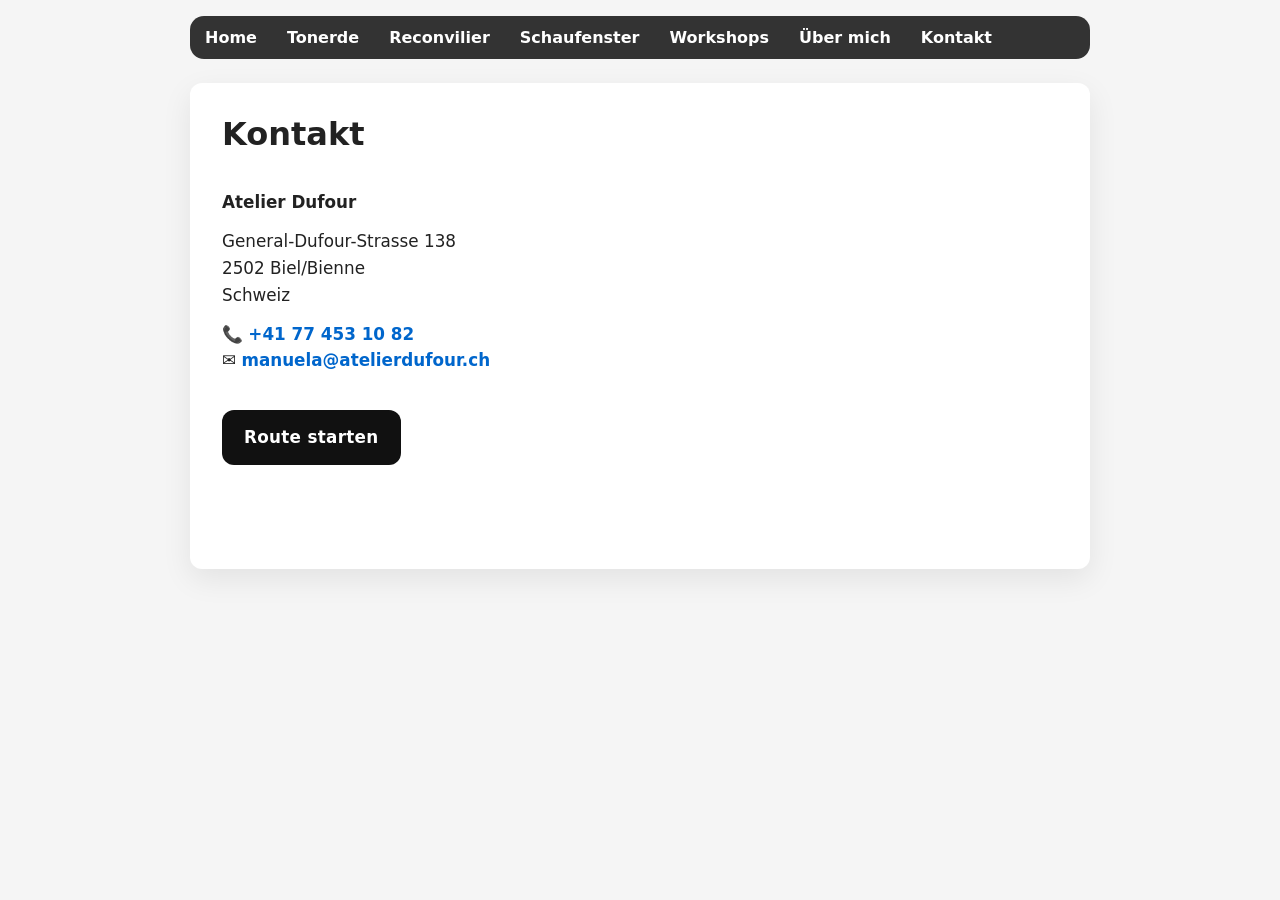
<file: kontakt/index.html>
<!doctype html>
<html lang="de-CH">

<head>
  <meta charset="utf-8">
  <meta name="viewport" content="width=device-width, initial-scale=1">
  <title>Kontakt – Atelier Dufour</title>

  <link rel="stylesheet" href="index.css">
</head>

<body>
  <nav class="nav-modern">
    <ul>
      <li><a href="/">Home</a></li>
      <li><a href="/tonerde">Tonerde</a></li>
      <li><a href="/reconvilier">Reconvilier</a></li>
      <li><a href="/schaufenster">Schaufenster</a></li>
      <li class="dropdown">
        <a href="/workshops">Workshops</a>
        <div class="dropdown-content">
          <a href="/workshop/schoggi-giessen">Schoggi giessen</a>
          <a href="/workshop/pappmache">Pappmaché</a>
          <a href="/workshop/siebdruck">Siebdruck</a>
          <a href="/workshop/offenes-atelier">Offenes Atelier</a>
        </div>
      </li>
      <li><a href="/ueber-mich">Über mich</a></li>
      <li><a href="/kontakt" aria-current="page">Kontakt</a></li>
    </ul>
  </nav>

  <main>
    <h1>Kontakt</h1>

    <div class="content-wrapper">
      <address>
        <p><strong>Atelier Dufour</strong></p>

        <p>
          General-Dufour-Strasse 138<br>
          2502 Biel/Bienne<br>
          Schweiz
        </p>

        <p>
          📞 <a href="tel:+41774531082">+41&nbsp;77&nbsp;453&nbsp;10&nbsp;82</a><br>
          ✉️ <a href="mailto:manuela@atelierdufour.ch">manuela@atelierdufour.ch</a>
        </p>

        <a class="nav-button"
          href="https://www.google.com/maps/dir/?api=1&destination=General-Dufourstrasse+138,+2502+Biel/Bienne"
          target="_blank" rel="noopener">
          Route starten
        </a>
      </address>

      <div class="map">
        <iframe loading="lazy" allowfullscreen
          src="https://www.google.com/maps?q=General-Dufourstrasse+138,+2502+Biel/Bienne&output=embed">
        </iframe>
      </div>
    </div>
  </main>
</body>

</html>
</file>
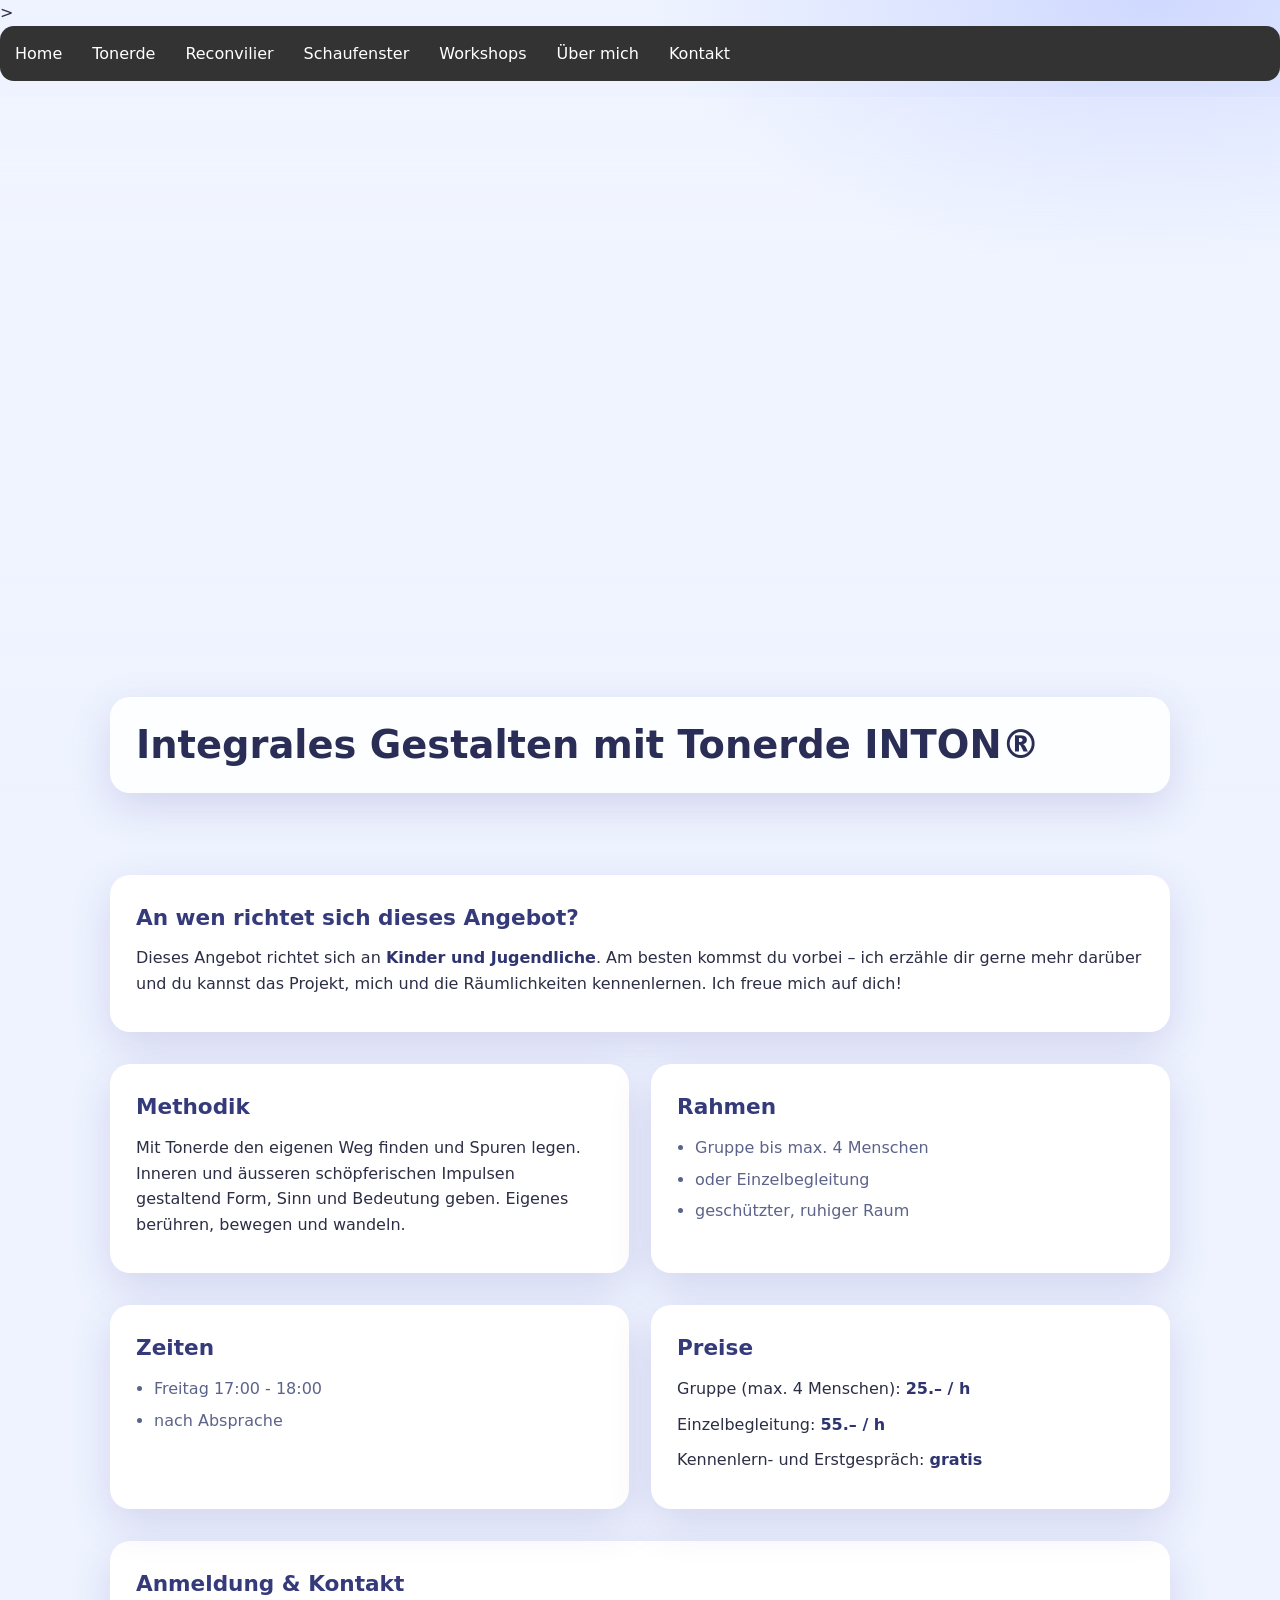
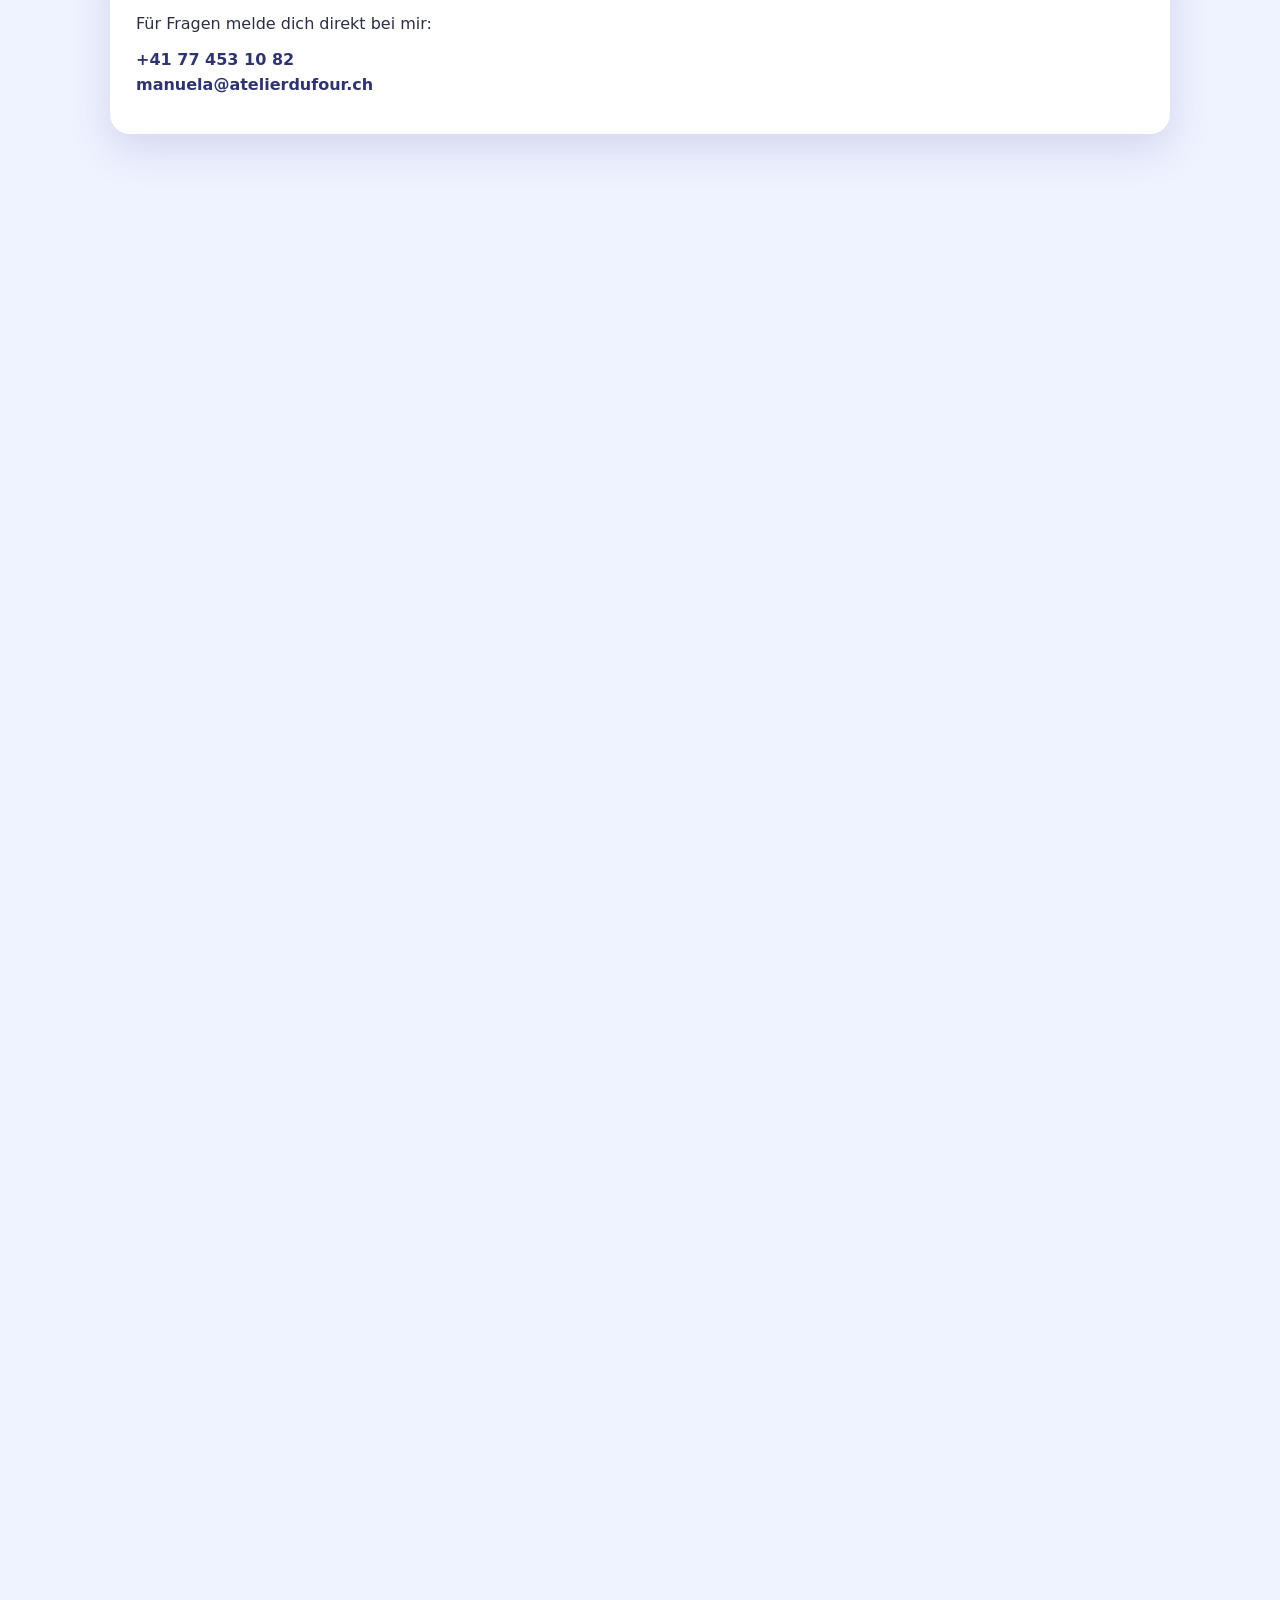
<file: tonerde/index.html>
<!doctype html>
<html lang="de-CH">

<head>
  <meta charset="utf-8" />
  <meta name="viewport" content="width=device-width, initial-scale=1" />
  <title>Integrales Gestalten mit Tonerde INTON®</title>
  <link rel="stylesheet" href="index.css">>
</head>

<body>

  <nav class="nav-modern">
    <ul>
      <li><a href="/">Home</a></li>
      <li><a href="/tonerde" aria-current="page">Tonerde</a></li>
      <li><a href="/reconvilier">Reconvilier</a></li>
      <li><a href="/schaufenster">Schaufenster</a></li>
      <li class="dropdown">
        <a href="/workshops">Workshops</a>
        <div class="dropdown-content">
          <a href="/workshop/schoggi-giessen">Schoggi giessen</a>
          <a href="/workshop/pappmache">Pappmaché</a>
          <a href="/workshop/siebdruck">Siebdruck</a>
          <a href="/workshop/offenes-atelier">Offenes Atelier</a>
        </div>
      </li>
      <li><a href="/ueber-mich">Über mich</a></li>
      <li><a href="/kontakt">Kontakt</a></li>
    </ul>
  </nav>

  <section class="hero">
    <div class="hero-inner">
      <div class="container">
        <div class="hero-card">
          <h1>Integrales Gestalten mit Tonerde INTON®</h1>
        </div>
      </div>
    </div>
  </section>

  <main>
    <div class="container">

      <section>
        <div class="card">
          <h2>An wen richtet sich dieses Angebot?</h2>
          <p>
            Dieses Angebot richtet sich an <strong>Kinder und Jugendliche</strong>.
            Am besten kommst du vorbei – ich erzähle dir gerne mehr darüber
            und du kannst das Projekt, mich und die Räumlichkeiten kennenlernen.
            Ich freue mich auf dich!
          </p>
        </div>
      </section>

      <section>
        <div class="grid">
          <div class="card">
            <h2>Methodik</h2>
            <p>
              Mit Tonerde den eigenen Weg finden und Spuren legen.
              Inneren und äusseren schöpferischen Impulsen
              gestaltend Form, Sinn und Bedeutung geben.
              Eigenes berühren, bewegen und wandeln.
            </p>
          </div>

          <div class="card">
            <h2>Rahmen</h2>
            <ul>
              <li>Gruppe bis max. 4 Menschen</li>
              <li>oder Einzelbegleitung</li>
              <li>geschützter, ruhiger Raum</li>
            </ul>
          </div>
        </div>
      </section>

      <section>
        <div class="grid">
          <div class="card">
            <h2>Zeiten</h2>
            <ul>
              <li>Freitag 17:00 - 18:00</li>
              <li>nach Absprache</li>
            </ul>
          </div>

          <div class="card">
            <h2>Preise</h2>
            <p>Gruppe (max. 4 Menschen): <strong>25.– / h</strong></p>
            <p>Einzelbegleitung: <strong>55.– / h</strong></p>
            <p>Kennenlern- und Erstgespräch: <strong>gratis</strong></p>
          </div>
        </div>
      </section>

      <section>
        <div class="card">
          <h2>Anmeldung & Kontakt</h2>
          <p>Für Fragen melde dich direkt bei mir:</p>
          <p>
            <a href="tel:+41774531082" style="color:#2f3470;font-weight:600;text-decoration:none;">+41 77 453 10 82</a><br>
            <a href="mailto:manuela@atelierdufour.ch" style="color:#2f3470;font-weight:600;text-decoration:none;">manuela@atelierdufour.ch</a>
          </p>
        </div>
      </section>

      <section class="form-wrap">
        <iframe class="form-iframe"
          src="https://docs.google.com/forms/d/e/1FAIpQLSfG8v4wCGvgGRq66GWeEuhgqPFFBLVZ8GlpGgPpdC57uoV4jg/viewform?embedded=true"
          title="Anmeldung">
        </iframe>
      </section>

    </div>
  </main>

</body>

</html>
</file>
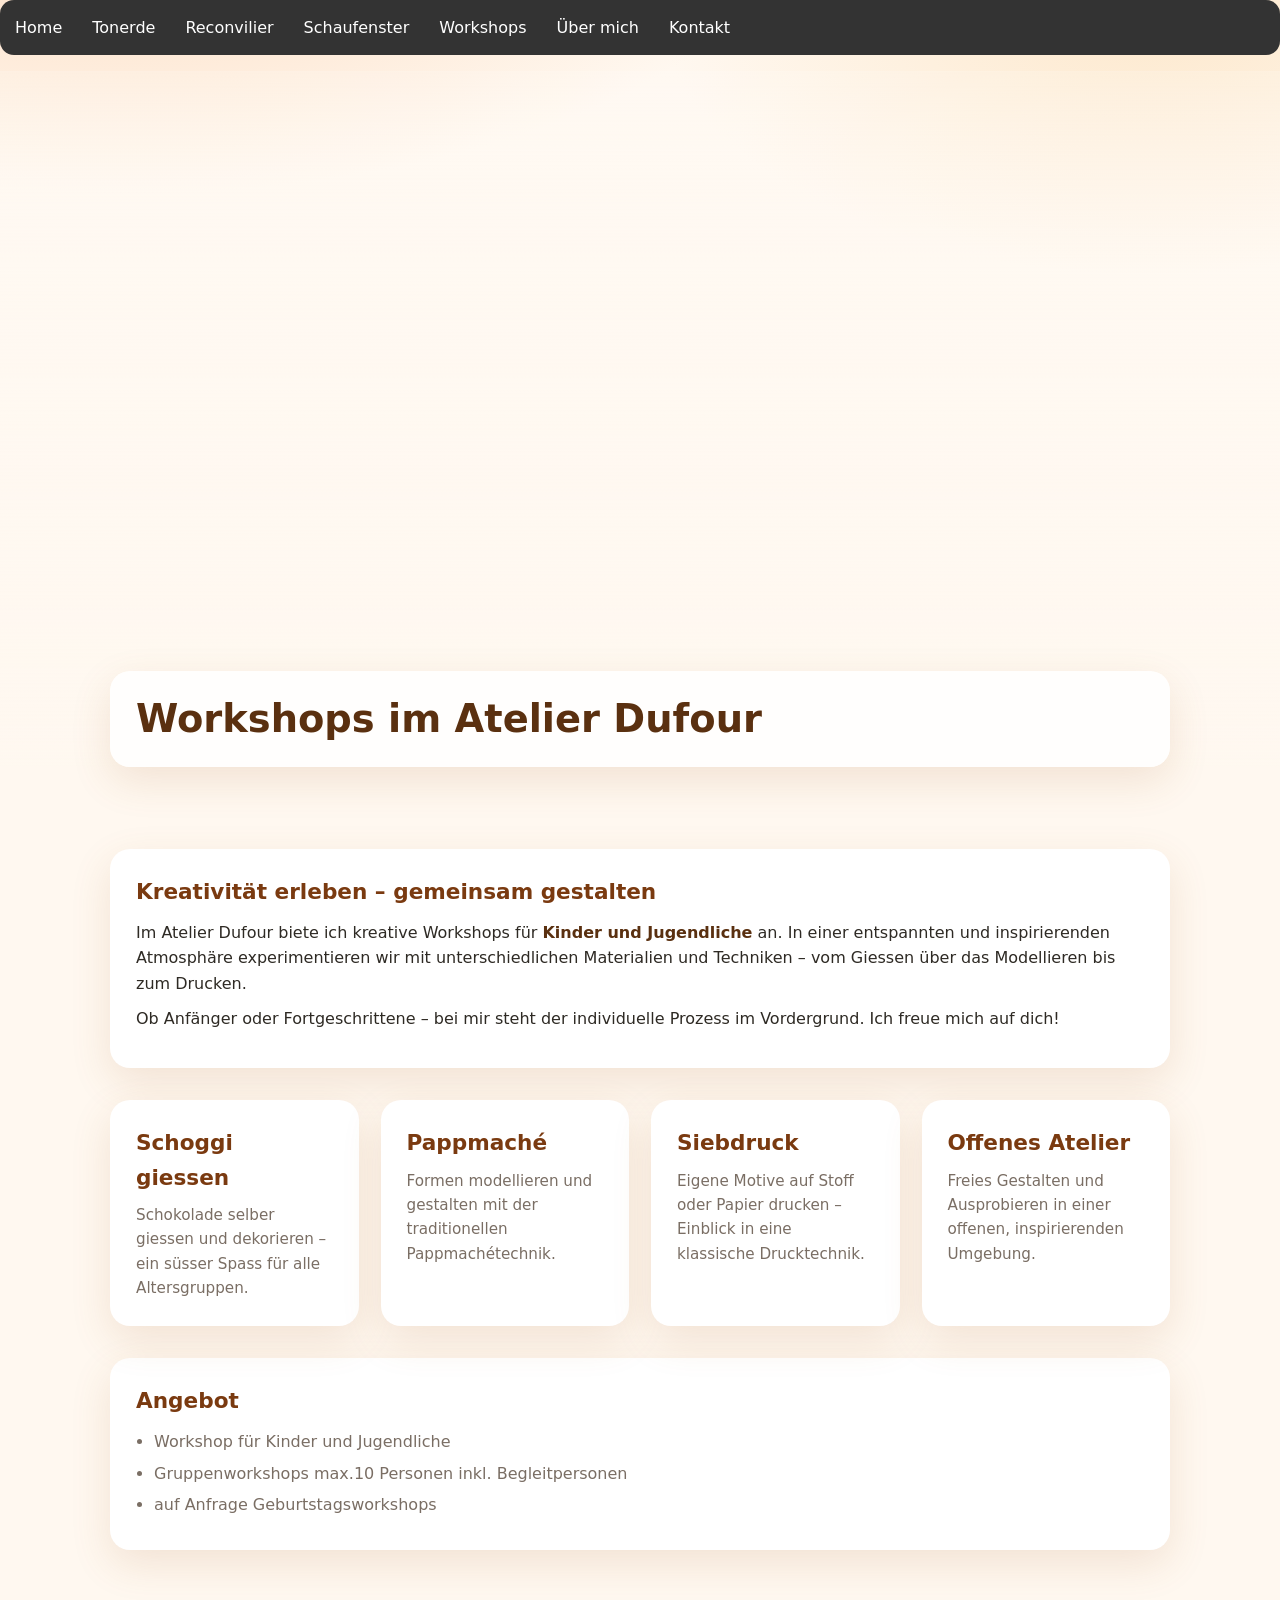
<file: workshops/index.html>
<!doctype html>
<html lang="de-CH">

<head>
  <meta charset="utf-8" />
  <meta name="viewport" content="width=device-width, initial-scale=1" />
  <title>Workshops – Atelier Dufour</title>

  <link rel="stylesheet" href="index.css">
</head>

<body>

  <nav class="nav-modern">
    <ul>
      <li><a href="/">Home</a></li>
      <li><a href="/tonerde">Tonerde</a></li>
      <li><a href="/reconvilier">Reconvilier</a></li>
      <li><a href="/schaufenster">Schaufenster</a></li>
      <li class="dropdown">
        <a href="/workshops" aria-current="page">Workshops</a>
        <div class="dropdown-content">
          <a href="/workshop/schoggi-giessen">Schoggi giessen</a>
          <a href="/workshop/pappmache">Pappmaché</a>
          <a href="/workshop/siebdruck">Siebdruck</a>
          <a href="/workshop/offenes-atelier">Offenes Atelier</a>
        </div>
      </li>
      <li><a href="/ueber-mich">Über mich</a></li>
      <li><a href="/kontakt">Kontakt</a></li>
    </ul>
  </nav>

  <section class="hero">
    <div class="hero-inner">
      <div class="container">
        <div class="hero-card">
          <h1>Workshops im Atelier Dufour</h1>
        </div>
      </div>
    </div>
  </section>

  <main>
    <div class="container">

      <section>
        <div class="card">
          <h2>Kreativität erleben – gemeinsam gestalten</h2>
          <p>
            Im Atelier Dufour biete ich kreative Workshops für <strong>Kinder und Jugendliche</strong> an.
            In einer entspannten und inspirierenden Atmosphäre experimentieren wir mit unterschiedlichen
            Materialien und Techniken – vom Giessen über das Modellieren bis zum Drucken.
          </p>
          <p>
            Ob Anfänger oder Fortgeschrittene – bei mir steht der individuelle Prozess im Vordergrund.
            Ich freue mich auf dich!
          </p>
        </div>
      </section>

      <section>
        <div class="workshop-grid">
          <a href="/workshop/schoggi-giessen" class="workshop-card">
            <h2>Schoggi giessen</h2>
            <p>Schokolade selber giessen und dekorieren – ein süsser Spass für alle Altersgruppen.</p>
          </a>
          <a href="/workshop/pappmache" class="workshop-card">
            <h2>Pappmaché</h2>
            <p>Formen modellieren und gestalten mit der traditionellen Pappmachétechnik.</p>
          </a>
          <a href="/workshop/siebdruck" class="workshop-card">
            <h2>Siebdruck</h2>
            <p>Eigene Motive auf Stoff oder Papier drucken – Einblick in eine klassische Drucktechnik.</p>
          </a>
          <a href="/workshop/offenes-atelier" class="workshop-card">
            <h2>Offenes Atelier</h2>
            <p>Freies Gestalten und Ausprobieren in einer offenen, inspirierenden Umgebung.</p>
          </a>
        </div>
      </section>

      <section>
        <div class="card">
          <h2>Angebot</h2>
          <ul>
            <li>Workshop für Kinder und Jugendliche</li>
            <li>Gruppenworkshops max.10 Personen inkl. Begleitpersonen</li>
            <li>auf Anfrage Geburtstagsworkshops</li>
          </ul>
        </div>
      </section>

    </div>
  </main>

</body>
</html>
</file>
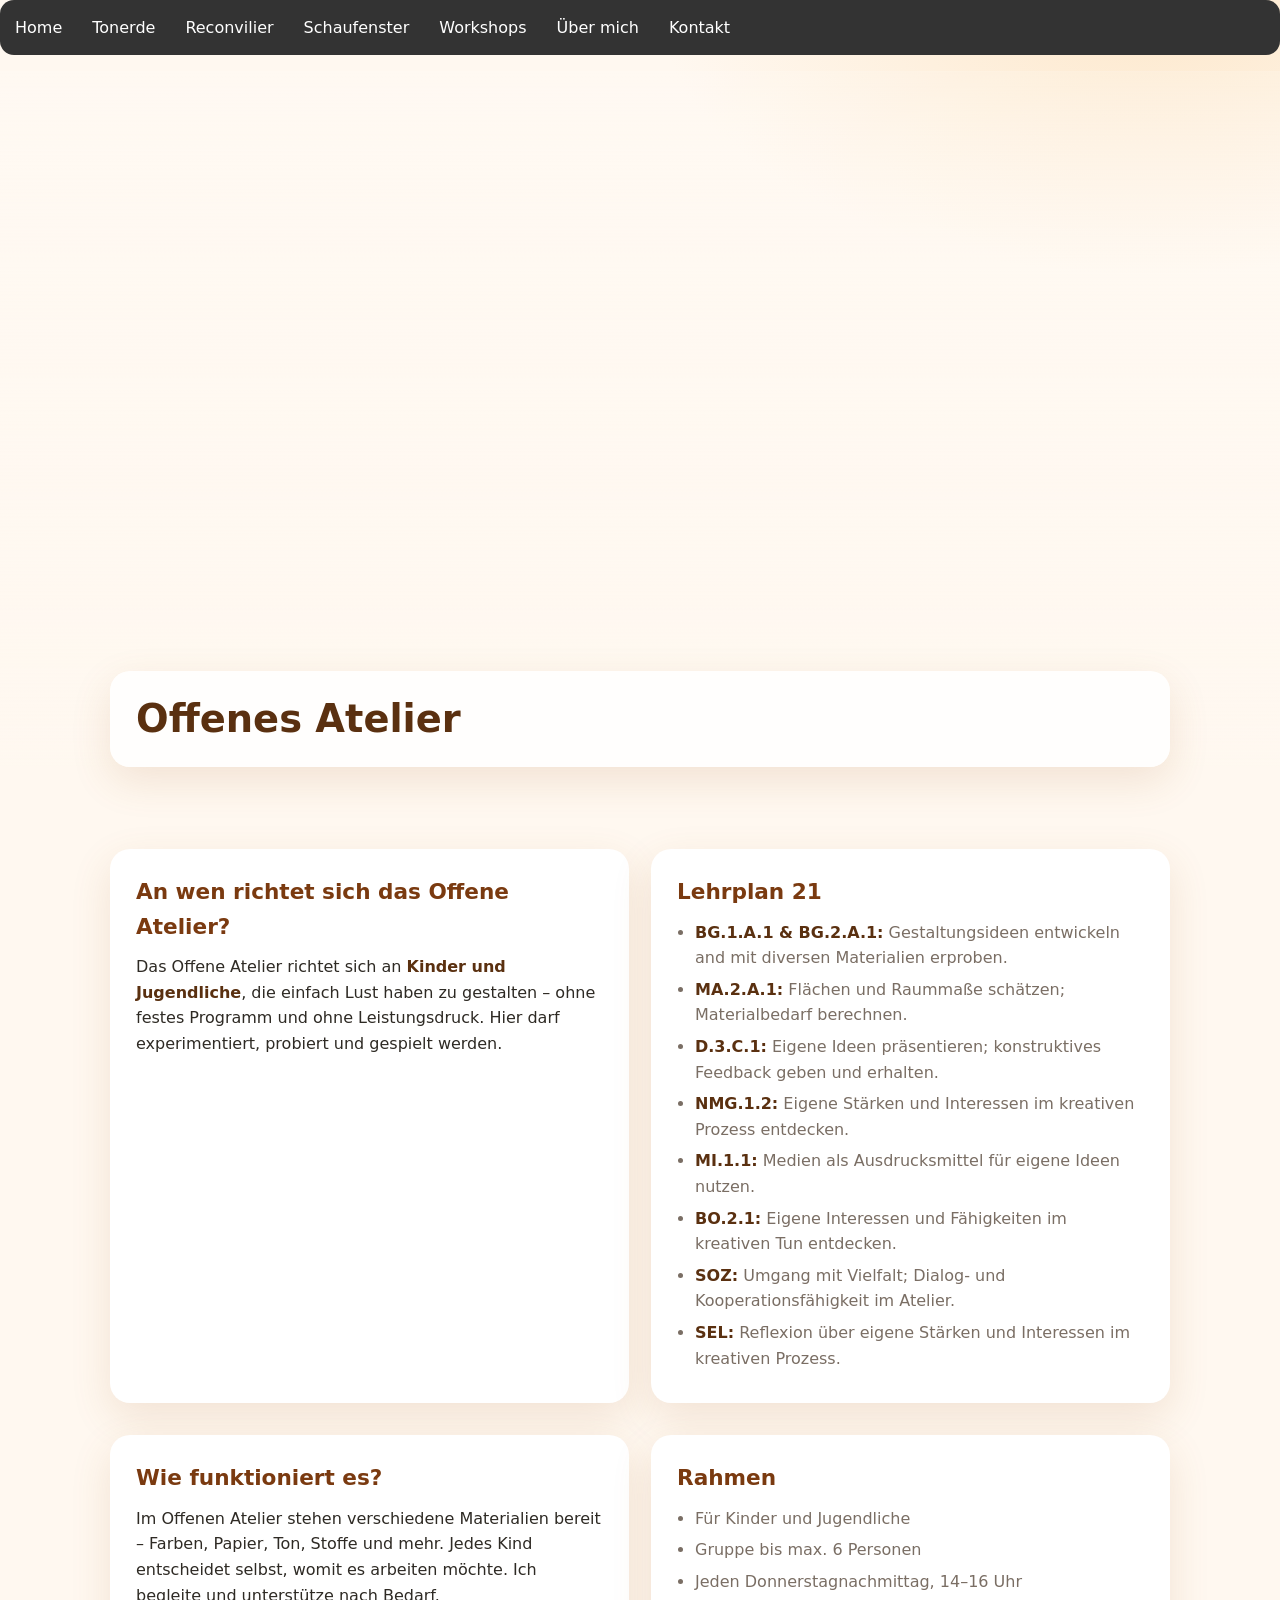
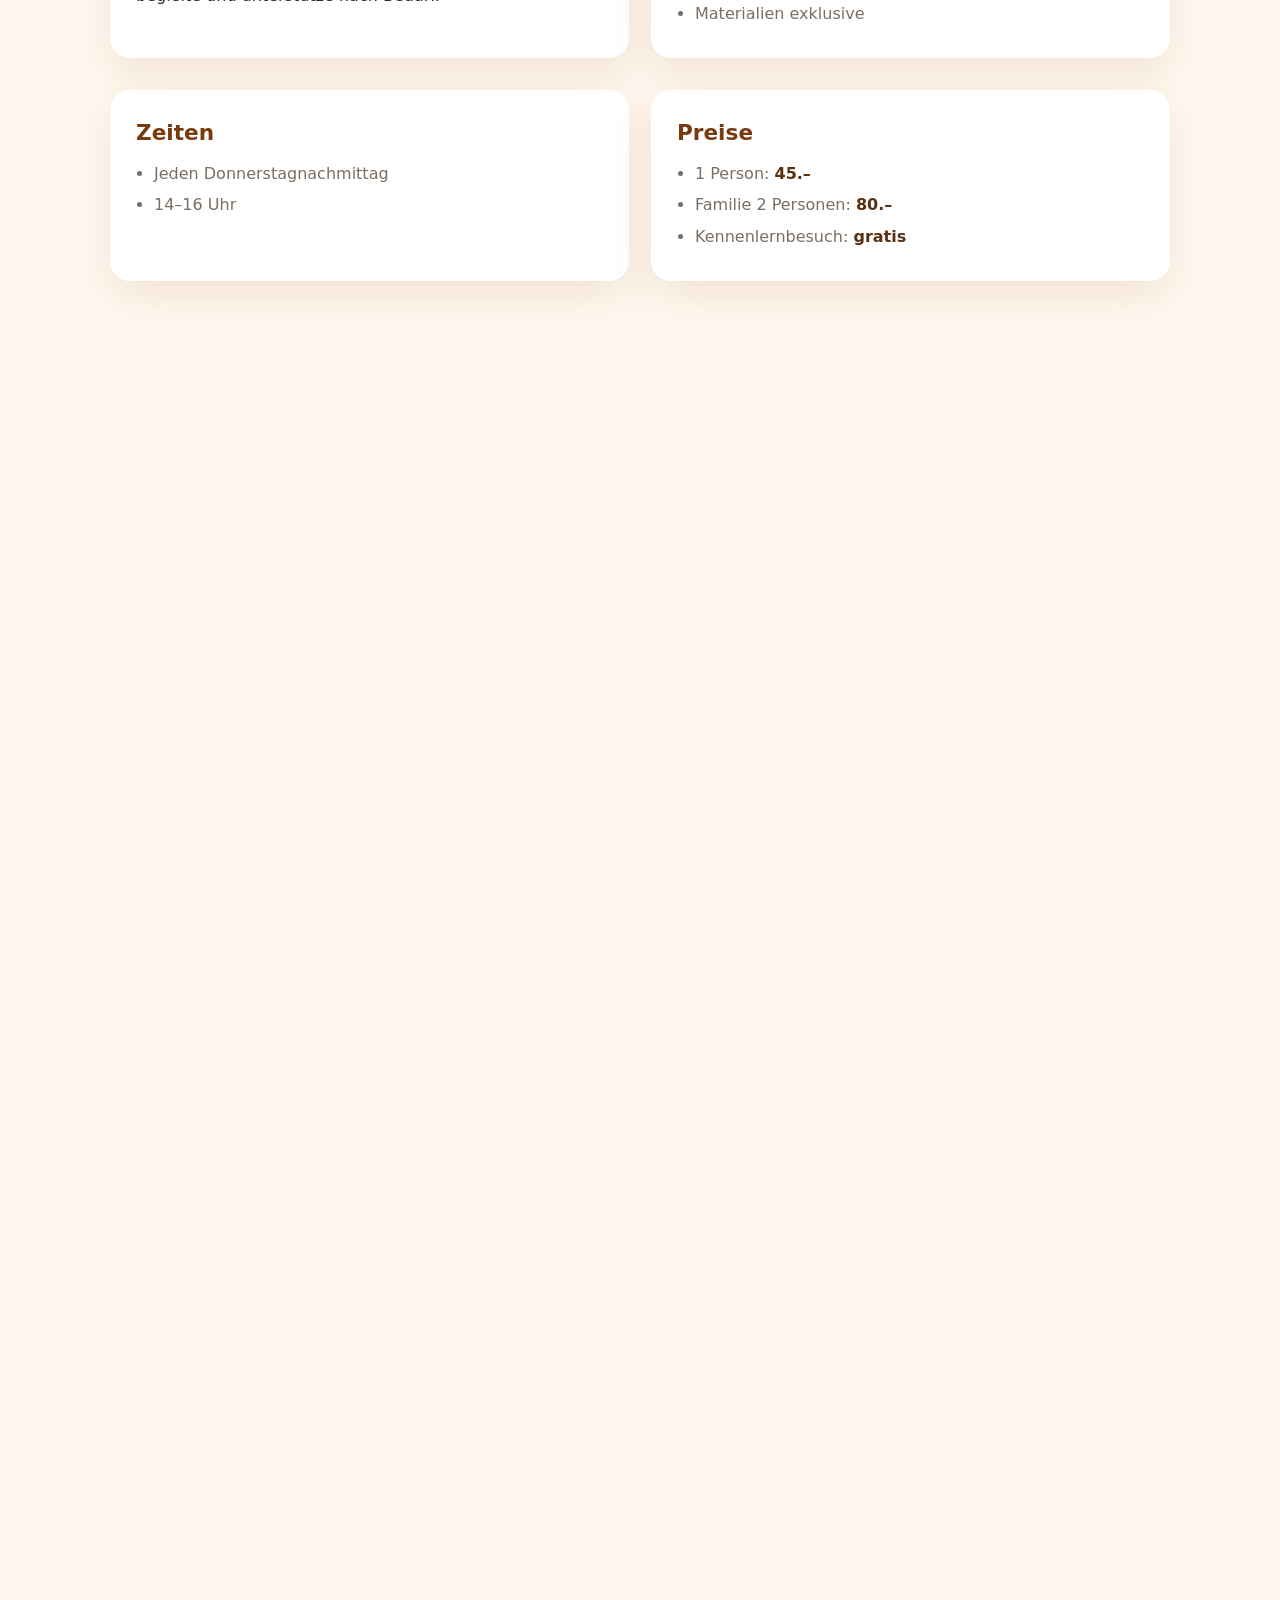
<file: workshop/offenes-atelier/index.html>
<!doctype html>
<html lang="de-CH">

<head>
  <meta charset="utf-8" />
  <meta name="viewport" content="width=device-width, initial-scale=1" />
  <title>Offenes Atelier – Workshops – Atelier Dufour</title>

  <link rel="stylesheet" href="index.css">
</head>

<body>

  <nav class="nav-modern">
    <ul>
      <li><a href="/">Home</a></li>
      <li><a href="/tonerde">Tonerde</a></li>
      <li><a href="/reconvilier">Reconvilier</a></li>
      <li><a href="/schaufenster">Schaufenster</a></li>
      <li class="dropdown">
        <a href="/workshops">Workshops</a>
        <div class="dropdown-content">
          <a href="/workshop/schoggi-giessen">Schoggi giessen</a>
          <a href="/workshop/pappmache">Pappmaché</a>
          <a href="/workshop/siebdruck">Siebdruck</a>
          <a href="/workshop/offenes-atelier" aria-current="page">Offenes Atelier</a>
        </div>
      </li>
      <li><a href="/ueber-mich">Über mich</a></li>
      <li><a href="/kontakt">Kontakt</a></li>
    </ul>
  </nav>

  <section class="hero">
    <div class="hero-inner">
      <div class="container">
        <div class="hero-card">
          <h1>Offenes Atelier</h1>
        </div>
      </div>
    </div>
  </section>

  <main>
    <div class="container">

      <section>
        <div class="grid">
          <div class="card">
            <h2>An wen richtet sich das Offene Atelier?</h2>
            <p>
              Das Offene Atelier richtet sich an <strong>Kinder und Jugendliche</strong>, die einfach
              Lust haben zu gestalten – ohne festes Programm und ohne Leistungsdruck.
              Hier darf experimentiert, probiert und gespielt werden.
            </p>
          </div>

          <div class="card">
            <h2>Lehrplan 21</h2>
            <ul>
              <li><strong>BG.1.A.1 & BG.2.A.1:</strong> Gestaltungsideen entwickeln and mit diversen Materialien
                erproben.</li>
              <li><strong>MA.2.A.1:</strong> Flächen und Raummaße schätzen; Materialbedarf berechnen.</li>
              <li><strong>D.3.C.1:</strong> Eigene Ideen präsentieren; konstruktives Feedback geben und erhalten.</li>
              <li><strong>NMG.1.2:</strong> Eigene Stärken und Interessen im kreativen Prozess entdecken.</li>
              <li><strong>MI.1.1:</strong> Medien als Ausdrucksmittel für eigene Ideen nutzen.</li>
              <li><strong>BO.2.1:</strong> Eigene Interessen und Fähigkeiten im kreativen Tun entdecken.</li>
              <li><strong>SOZ:</strong> Umgang mit Vielfalt; Dialog- und Kooperationsfähigkeit im Atelier.
              </li>
              <li><strong>SEL:</strong> Reflexion über eigene Stärken und Interessen im kreativen
                Prozess.</li>
            </ul>
          </div>
        </div>
      </section>

      <section>
        <div class="grid">
          <div class="card">
            <h2>Wie funktioniert es?</h2>
            <p>
              Im Offenen Atelier stehen verschiedene Materialien bereit – Farben, Papier, Ton,
              Stoffe und mehr. Jedes Kind entscheidet selbst, womit es arbeiten möchte.
              Ich begleite und unterstütze nach Bedarf.
            </p>
          </div>

          <div class="card">
            <h2>Rahmen</h2>
            <ul>
              <li>Für Kinder und Jugendliche</li>
              <li>Gruppe bis max. 6 Personen</li>
              <li>Jeden Donnerstagnachmittag, 14–16 Uhr</li>
              <li>Materialien exklusive</li>
            </ul>
          </div>
        </div>
      </section>


      <section>
        <div class="grid">
          <div class="card">
            <h2>Zeiten</h2>
            <ul>
              <li>Jeden Donnerstagnachmittag</li>
              <li>14–16 Uhr</li>
            </ul>
          </div>

          <div class="card">
            <h2>Preise</h2>
            <ul>
              <li>1 Person: <strong>45.–</strong></li>
              <li>Familie 2 Personen: <strong>80.–</strong></li>
              <li>Kennenlernbesuch: <strong>gratis</strong></li>
            </ul>
          </div>
        </div>
      <section class="form-wrap">
        <iframe class="form-iframe"
          src="https://docs.google.com/forms/d/e/1FAIpQLSd6wwCilqFzaPQpt1TcVR00tdIP64G7XktT4x7HYQ1N9oekuA/viewform?embedded=true"
          title="Anmeldung">Wird geladen…</iframe>
      </section>

    </div>
  </main>

</body>

</html>
</file>
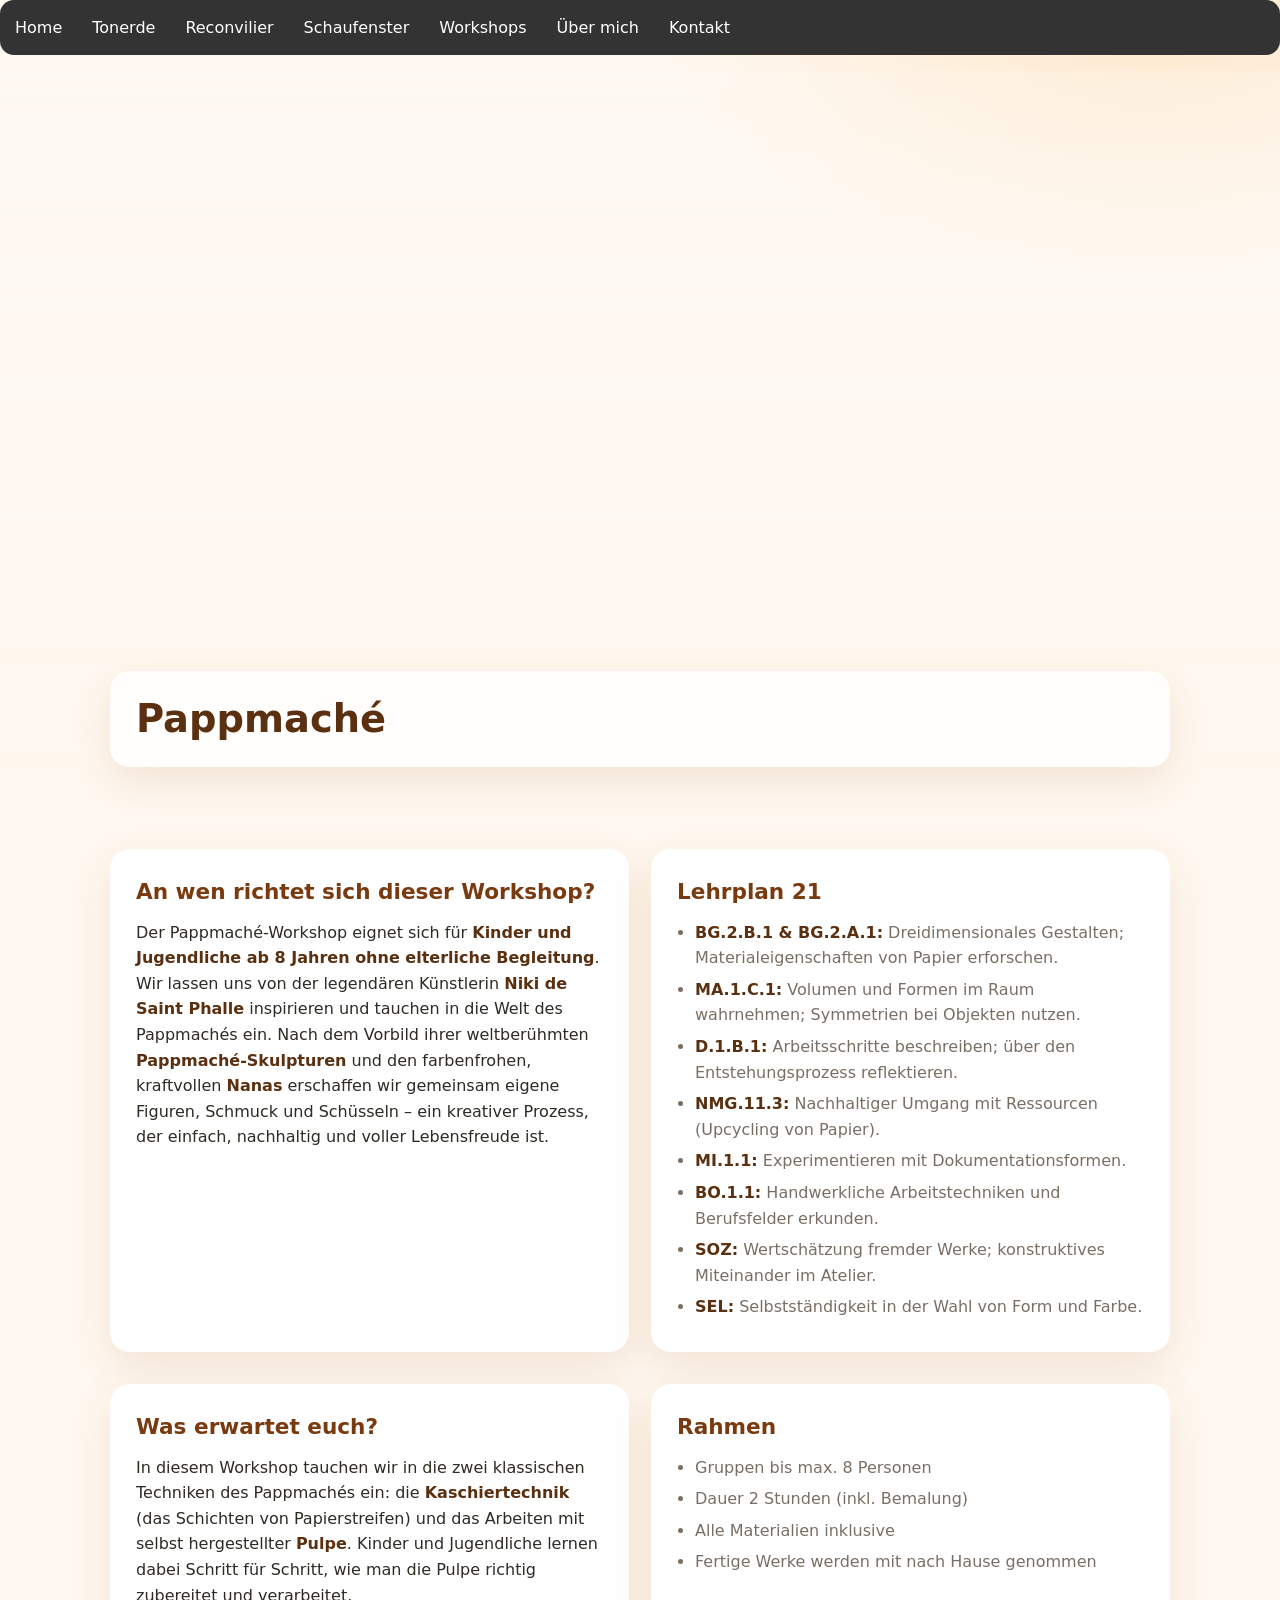
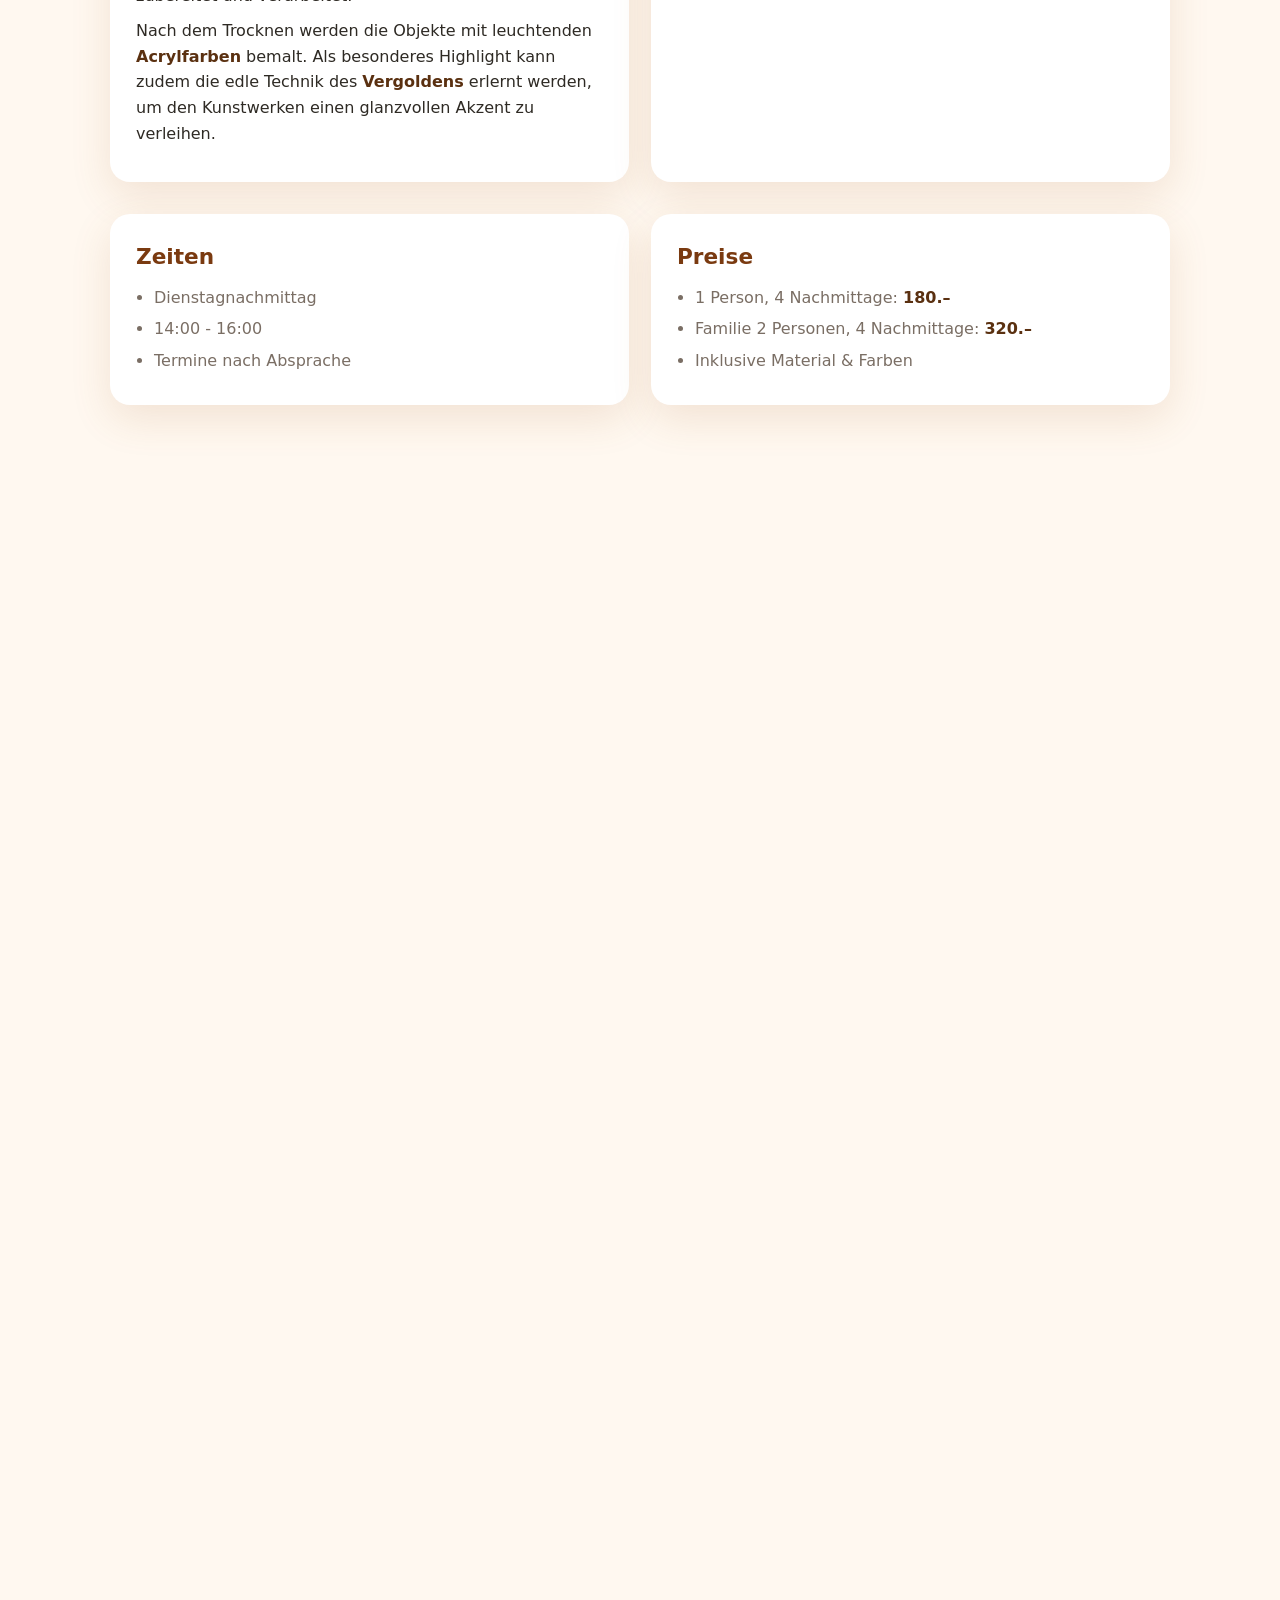
<file: workshop/pappmache/index.html>
<!doctype html>
<html lang="de-CH">

<head>
  <meta charset="utf-8" />
  <meta name="viewport" content="width=device-width, initial-scale=1" />
  <title>Pappmaché – Workshops – Atelier Dufour</title>

  <link rel="stylesheet" href="index.css">
</head>

<body>

  <nav class="nav-modern">
    <ul>
      <li><a href="/">Home</a></li>
      <li><a href="/tonerde">Tonerde</a></li>
      <li><a href="/reconvilier">Reconvilier</a></li>
      <li><a href="/schaufenster">Schaufenster</a></li>
      <li class="dropdown">
        <a href="/workshops">Workshops</a>
        <div class="dropdown-content">
          <a href="/workshop/schoggi-giessen">Schoggi giessen</a>
          <a href="/workshop/pappmache" aria-current="page">Pappmaché</a>
          <a href="/workshop/siebdruck">Siebdruck</a>
          <a href="/workshop/offenes-atelier">Offenes Atelier</a>
        </div>
      </li>
      <li><a href="/ueber-mich">Über mich</a></li>
      <li><a href="/kontakt">Kontakt</a></li>
    </ul>
  </nav>

  <section class="hero">
    <div class="hero-inner">
      <div class="container">
        <div class="hero-card">
          <h1>Pappmaché</h1>
        </div>
      </div>
    </div>
  </section>

  <main>
    <div class="container">

      <section>
        <div class="grid">
          <div class="card">
            <h2>An wen richtet sich dieser Workshop?</h2>
            <p>
              Der Pappmaché-Workshop eignet sich für <strong>Kinder und Jugendliche ab 8 Jahren ohne elterliche Begleitung</strong>. 
              Wir lassen uns von der legendären Künstlerin <strong>Niki de Saint Phalle</strong> inspirieren und tauchen in die Welt des Pappmachés ein. 
              Nach dem Vorbild ihrer weltberühmten <strong>Pappmaché-Skulpturen</strong> und den farbenfrohen, 
              kraftvollen <strong>Nanas</strong> erschaffen wir gemeinsam eigene Figuren, Schmuck und Schüsseln – 
              ein kreativer Prozess, der einfach, nachhaltig und voller Lebensfreude ist.
            </p>
          </div>

          <div class="card">
            <h2>Lehrplan 21</h2>
            <ul>
              <li><strong>BG.2.B.1 & BG.2.A.1:</strong> Dreidimensionales Gestalten; Materialeigenschaften von Papier
                erforschen.</li>
              <li><strong>MA.1.C.1:</strong> Volumen und Formen im Raum wahrnehmen; Symmetrien bei Objekten nutzen.
              </li>
              <li><strong>D.1.B.1:</strong> Arbeitsschritte beschreiben; über den Entstehungsprozess reflektieren.</li>
              <li><strong>NMG.11.3:</strong> Nachhaltiger Umgang mit Ressourcen (Upcycling von Papier).</li>
              <li><strong>MI.1.1:</strong> Experimentieren mit Dokumentationsformen.</li>
              <li><strong>BO.1.1:</strong> Handwerkliche Arbeitstechniken und Berufsfelder erkunden.</li>
              <li><strong>SOZ:</strong> Wertschätzung fremder Werke; konstruktives Miteinander im Atelier.
              </li>
              <li><strong>SEL:</strong> Selbstständigkeit in der Wahl von Form und Farbe.</li>
            </ul>
          </div>
        </div>
      </section>

      <section>
        <div class="grid">
          <div class="card">
            <h2>Was erwartet euch?</h2>
            <p>
              In diesem Workshop tauchen wir in die zwei klassischen Techniken des Pappmachés ein: die 
              <strong>Kaschiertechnik</strong> (das Schichten von Papierstreifen) und das Arbeiten mit 
              selbst hergestellter <strong>Pulpe</strong>. Kinder und Jugendliche lernen dabei Schritt für Schritt, 
              wie man die Pulpe richtig zubereitet und verarbeitet.
            </p>
            <p>
              Nach dem Trocknen werden die Objekte mit leuchtenden <strong>Acrylfarben</strong> bemalt. 
              Als besonderes Highlight kann zudem die edle Technik des <strong>Vergoldens</strong> erlernt 
              werden, um den Kunstwerken einen glanzvollen Akzent zu verleihen.
            </p>
          </div>

          <div class="card">
            <h2>Rahmen</h2>
            <ul>
              <li>Gruppen bis max. 8 Personen</li>
              <li>Dauer 2 Stunden (inkl. Bemalung)</li>
              <li>Alle Materialien inklusive</li>
              <li>Fertige Werke werden mit nach Hause genommen</li>
            </ul>
          </div>
        </div>
      </section>


      <section>
        <div class="grid">
          <div class="card">
            <h2>Zeiten</h2>
            <ul>
              <li>Dienstagnachmittag</li>
              <li>14:00 - 16:00</li>
              <li>Termine nach Absprache</li>
            </ul>
          </div>

          <div class="card">
            <h2>Preise</h2>
            <ul>
              <li>1 Person, 4 Nachmittage: <strong>180.–</strong></li>
              <li>Familie 2 Personen, 4 Nachmittage: <strong>320.–</strong></li>
              <li>Inklusive Material & Farben</li>
            </ul>
          </div>
        </div>
      </section>

      <section class="form-wrap">
        <iframe class="form-iframe"
          src="https://docs.google.com/forms/d/e/1FAIpQLSeAWLusXdtVius7l91fKGyA-EgZfQyxD7lkO0hRpXVNldK0tg/viewform?embedded=true"
          title="Anmeldung">Wird geladen…</iframe>
      </section>

    </div>
  </main>

</body>

</html>
</file>
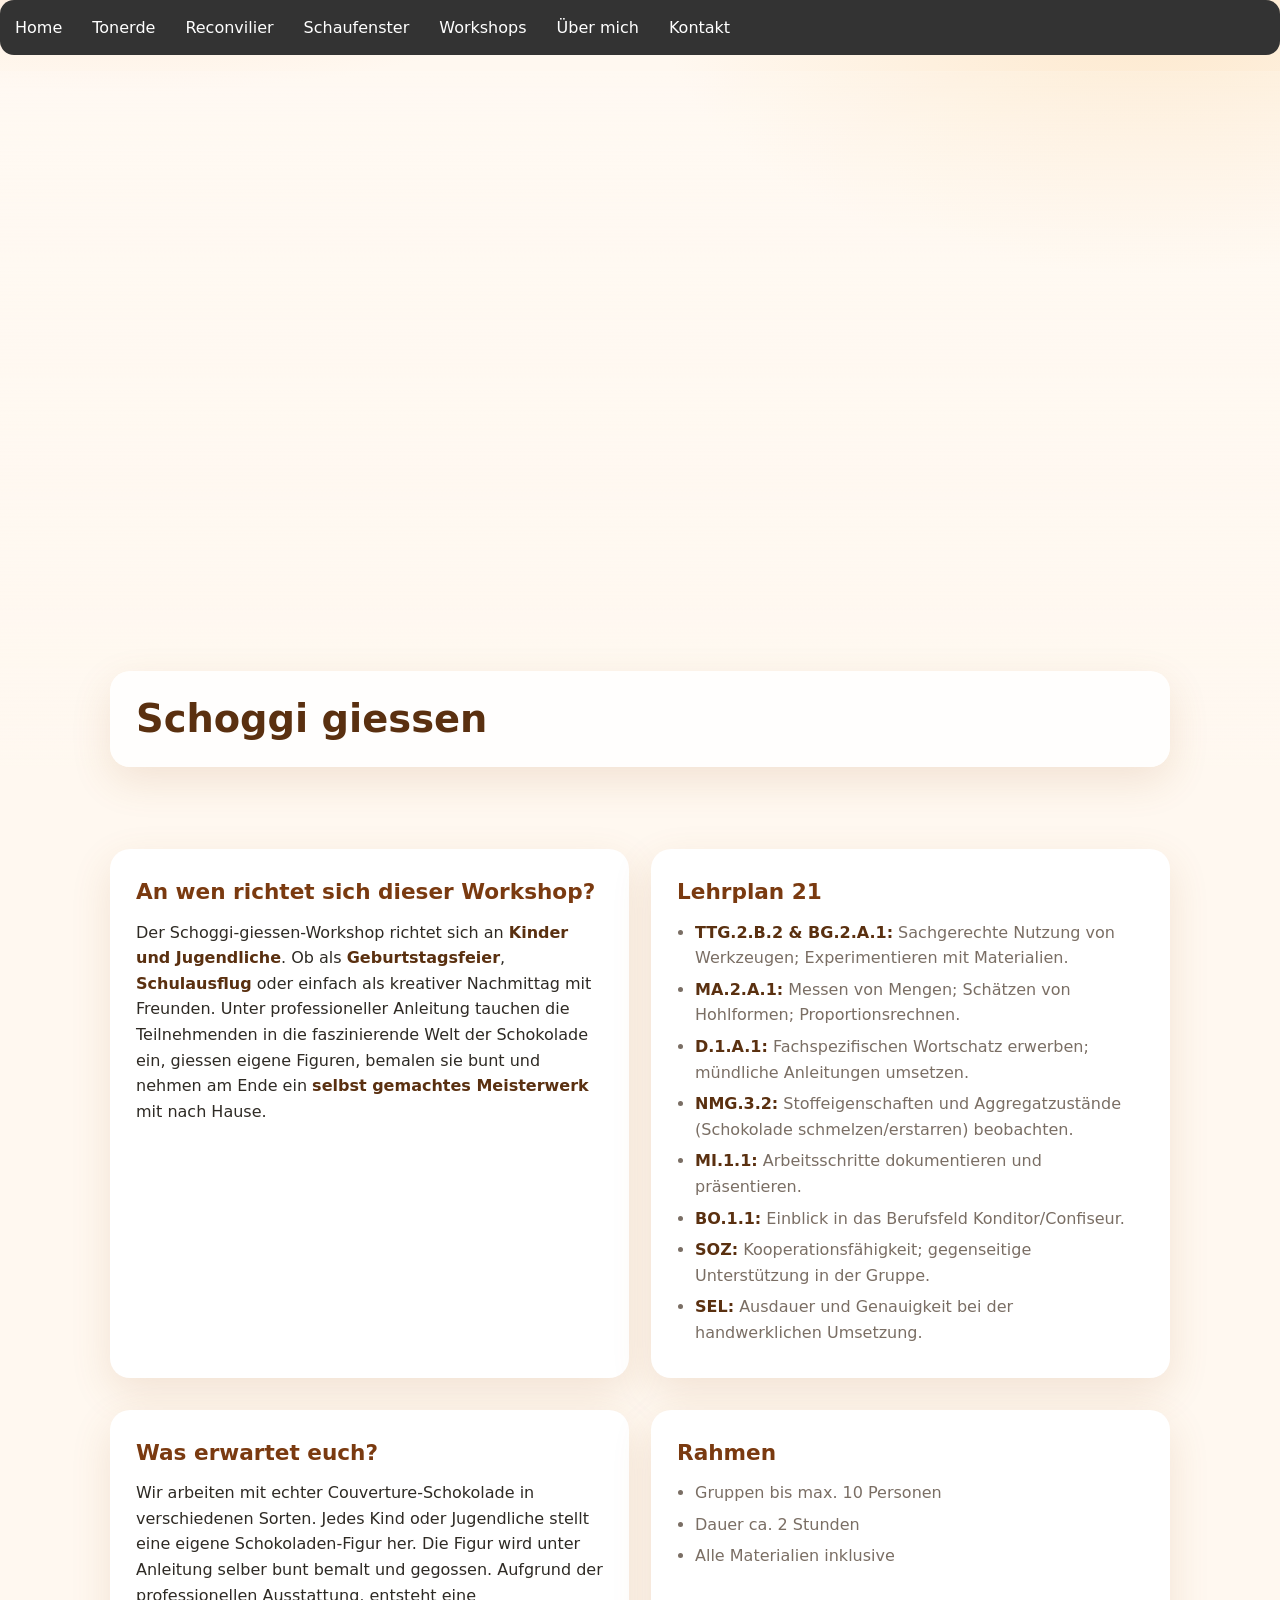
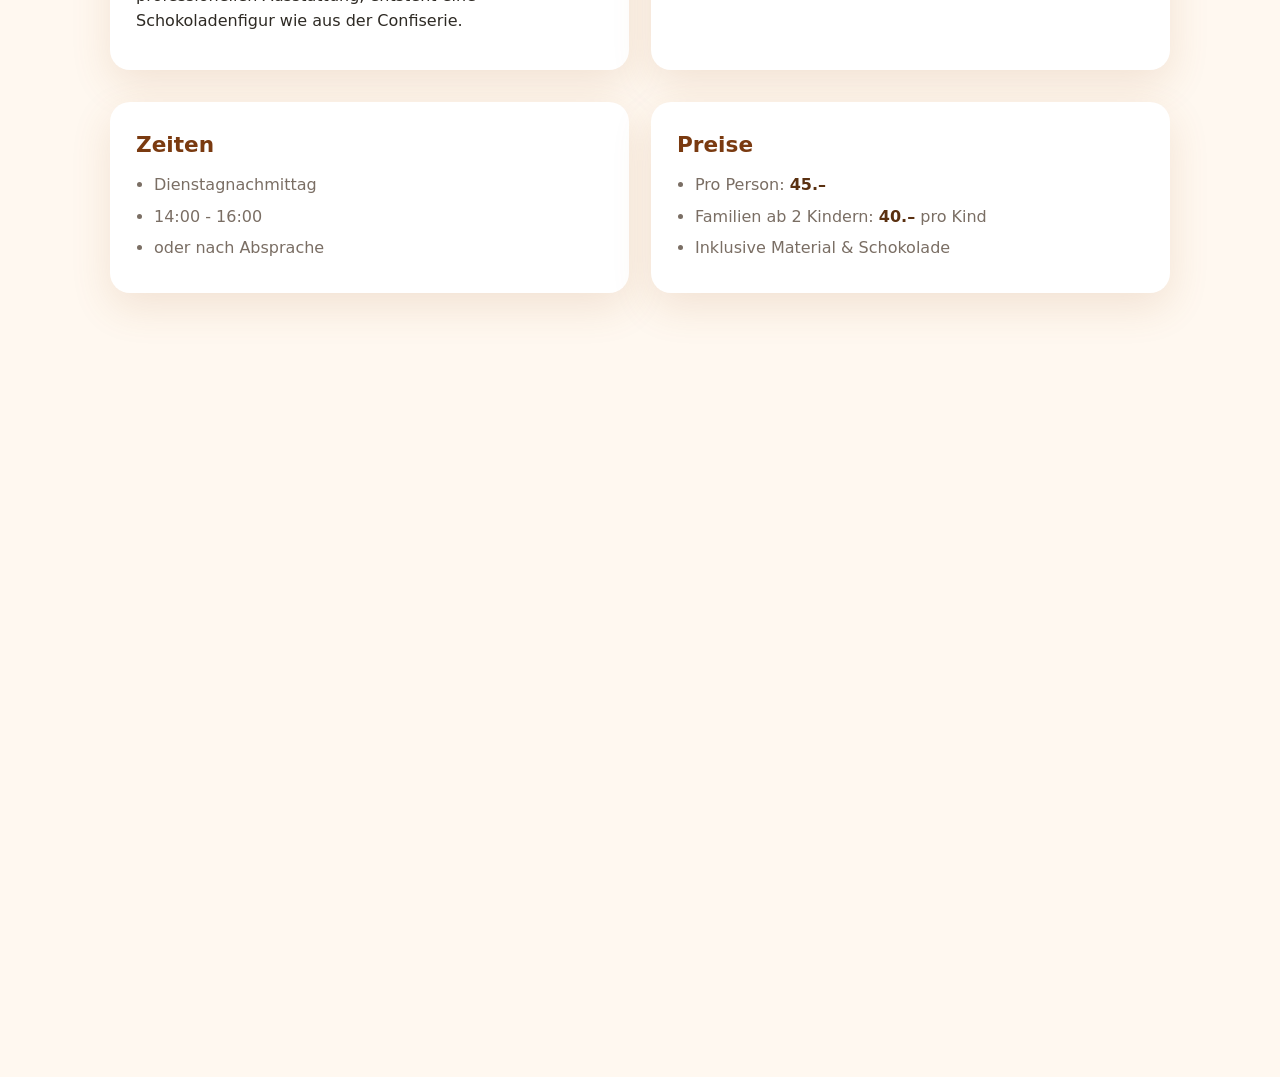
<file: workshop/schoggi-giessen/index.html>
<!doctype html>
<html lang="de-CH">

<head>
  <meta charset="utf-8" />
  <meta name="viewport" content="width=device-width, initial-scale=1" />
  <title>Schoggi giessen – Workshops – Atelier Dufour</title>

  <link rel="stylesheet" href="index.css">
</head>

<body>

  <nav class="nav-modern">
    <ul>
      <li><a href="/">Home</a></li>
      <li><a href="/tonerde">Tonerde</a></li>
      <li><a href="/reconvilier">Reconvilier</a></li>
      <li><a href="/schaufenster">Schaufenster</a></li>
      <li class="dropdown">
        <a href="/workshops">Workshops</a>
        <div class="dropdown-content">
          <a href="/workshop/schoggi-giessen" aria-current="page">Schoggi giessen</a>
          <a href="/workshop/pappmache">Pappmaché</a>
          <a href="/workshop/siebdruck">Siebdruck</a>
          <a href="/workshop/offenes-atelier">Offenes Atelier</a>
        </div>
      </li>
      <li><a href="/ueber-mich">Über mich</a></li>
      <li><a href="/kontakt">Kontakt</a></li>
    </ul>
  </nav>

  <section class="hero">
    <div class="hero-inner">
      <div class="container">
        <div class="hero-card">
          <h1>Schoggi giessen</h1>
        </div>
      </div>
    </div>
  </section>

  <main>
    <div class="container">

      <section>
        <div class="grid">
          <div class="card">
            <h2>An wen richtet sich dieser Workshop?</h2>
            <p>
              Der Schoggi-giessen-Workshop richtet sich an <strong>Kinder und Jugendliche</strong>.
              Ob als <strong>Geburtstagsfeier</strong>, <strong>Schulausflug</strong> oder einfach als kreativer
              Nachmittag mit Freunden. Unter professioneller Anleitung tauchen die Teilnehmenden in die faszinierende
              Welt der Schokolade ein, giessen eigene Figuren, bemalen sie bunt und nehmen am Ende ein <strong>
              selbst gemachtes Meisterwerk</strong> mit nach Hause.
            </p>
          </div>

          <div class="card">
            <h2>Lehrplan 21</h2>
            <ul>
              <li><strong>TTG.2.B.2 & BG.2.A.1:</strong> Sachgerechte Nutzung von Werkzeugen; Experimentieren mit
                Materialien.</li>
              <li><strong>MA.2.A.1:</strong> Messen von Mengen; Schätzen von Hohlformen; Proportionsrechnen.</li>
              <li><strong>D.1.A.1:</strong> Fachspezifischen Wortschatz erwerben; mündliche Anleitungen umsetzen.</li>
              <li><strong>NMG.3.2:</strong> Stoffeigenschaften und Aggregatzustände (Schokolade schmelzen/erstarren) beobachten.</li>
              <li><strong>MI.1.1:</strong> Arbeitsschritte dokumentieren und präsentieren.</li>
              <li><strong>BO.1.1:</strong> Einblick in das Berufsfeld Konditor/Confiseur.</li>
              <li><strong>SOZ:</strong> Kooperationsfähigkeit; gegenseitige Unterstützung in der Gruppe.
              </li>
              <li><strong>SEL:</strong> Ausdauer und Genauigkeit bei der handwerklichen Umsetzung.</li>
            </ul>
          </div>
        </div>
      </section>

      <section>
        <div class="grid">
          <div class="card">
            <h2>Was erwartet euch?</h2>
            <p>Wir arbeiten mit echter Couverture-Schokolade in verschiedenen Sorten.
              Jedes Kind oder Jugendliche stellt eine eigene Schokoladen-Figur her.
              Die Figur wird unter Anleitung selber bunt bemalt und gegossen.
              Aufgrund der professionellen Ausstattung, entsteht eine Schokoladenfigur wie aus der Confiserie.

            </p>
          </div>

          <div class="card">
            <h2>Rahmen</h2>
            <ul>
              <li>Gruppen bis max. 10 Personen</li>
              <li>Dauer ca. 2 Stunden</li>
              <li>Alle Materialien inklusive</li>
            </ul>
          </div>
        </div>
      </section>


      <section>
        <div class="grid">
          <div class="card">
            <h2>Zeiten</h2>
            <ul>
              <li>Dienstagnachmittag</li>
              <li>14:00 - 16:00</li>
              <li>oder nach Absprache</li>
            </ul>
          </div>

          <div class="card">
            <h2>Preise</h2>
            <ul>
              <li>Pro Person: <strong>45.–</strong> </li>
              <li>Familien ab 2 Kindern: <strong>40.–</strong> pro Kind</li>
              <li>Inklusive Material & Schokolade</li>
            </ul>
          </div>
        </div>
      </section>

      <section class="form-wrap">
        <iframe class="form-iframe"
          src="https://docs.google.com/forms/d/e/1FAIpQLSePsSYgQnPbzuujj8ORwiIJXsqMLKUH92A8OfFezRf7qJmexQ/viewform?embedded=true"
          width="100%" height="1800" frameborder="0" marginheight="0" marginwidth="0">Wird geladen…</iframe>
      </section>

    </div>
  </main>

</body>

</html>
</file>
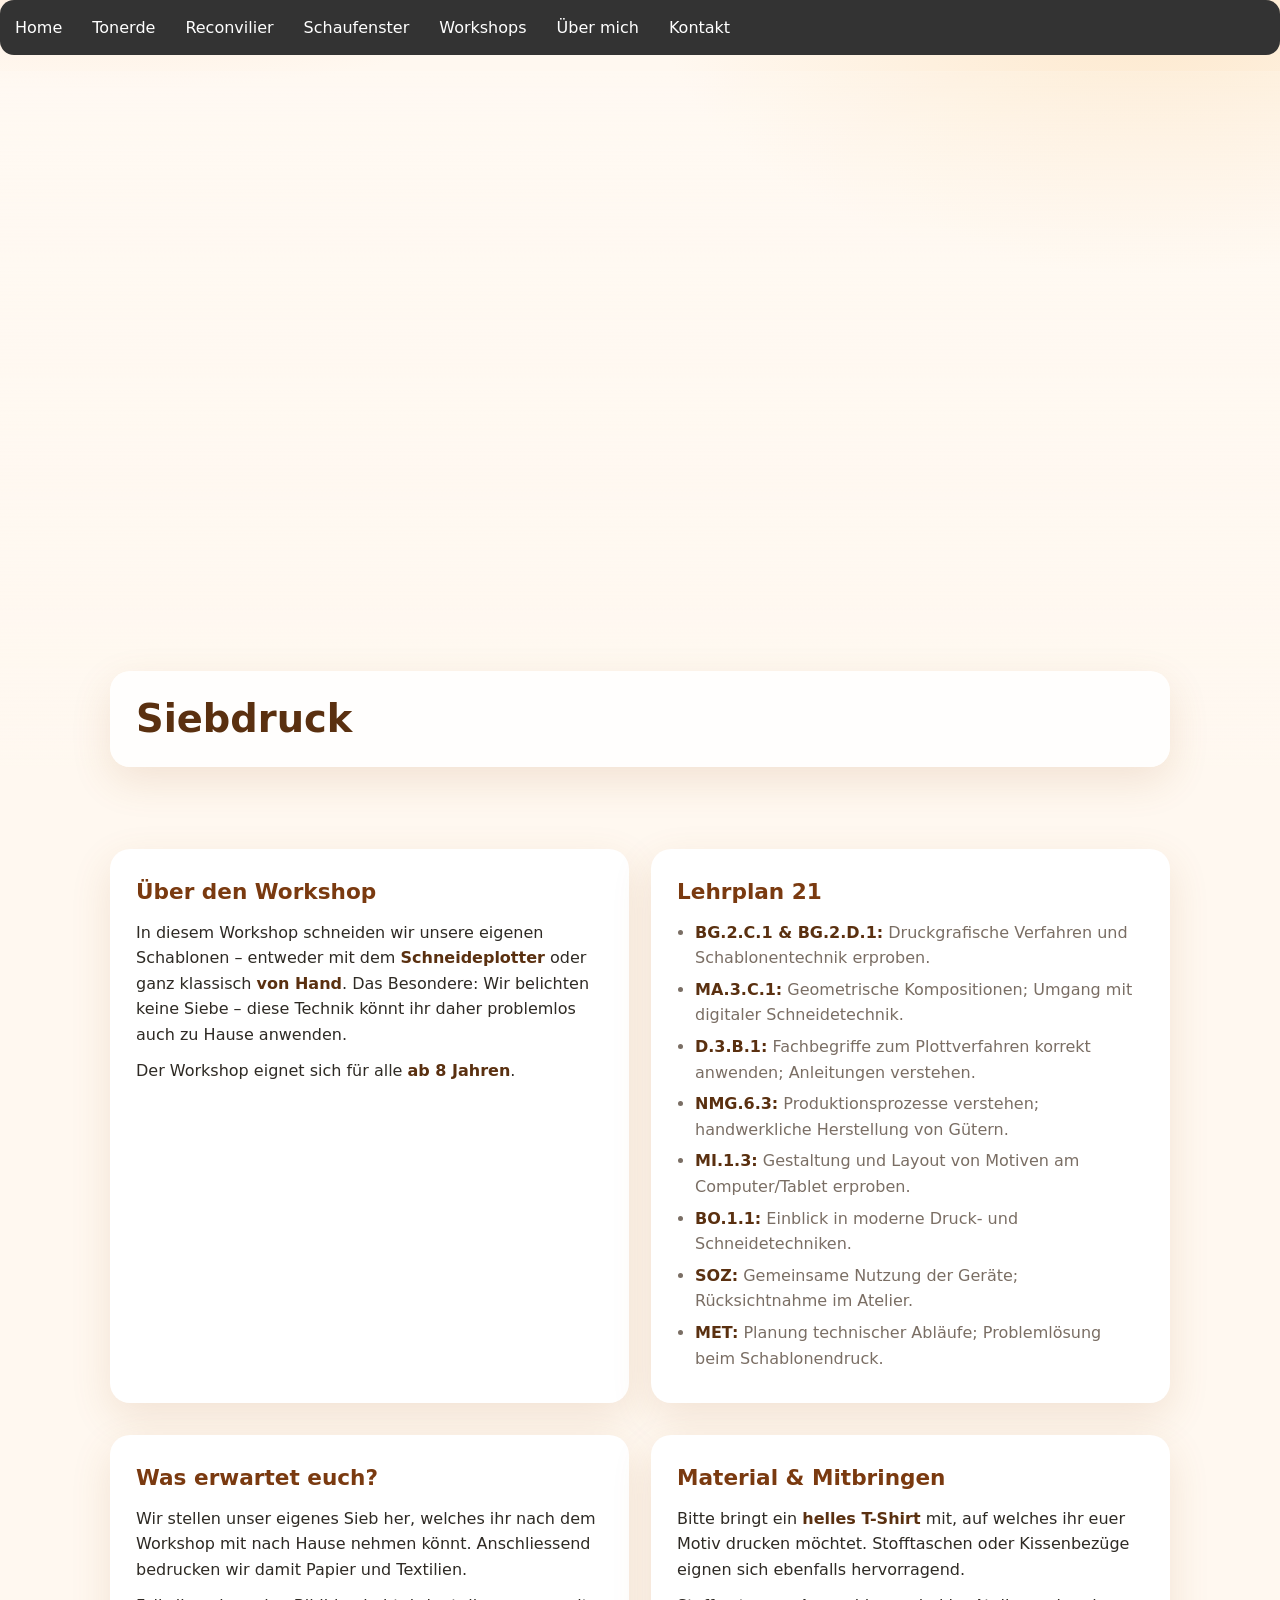
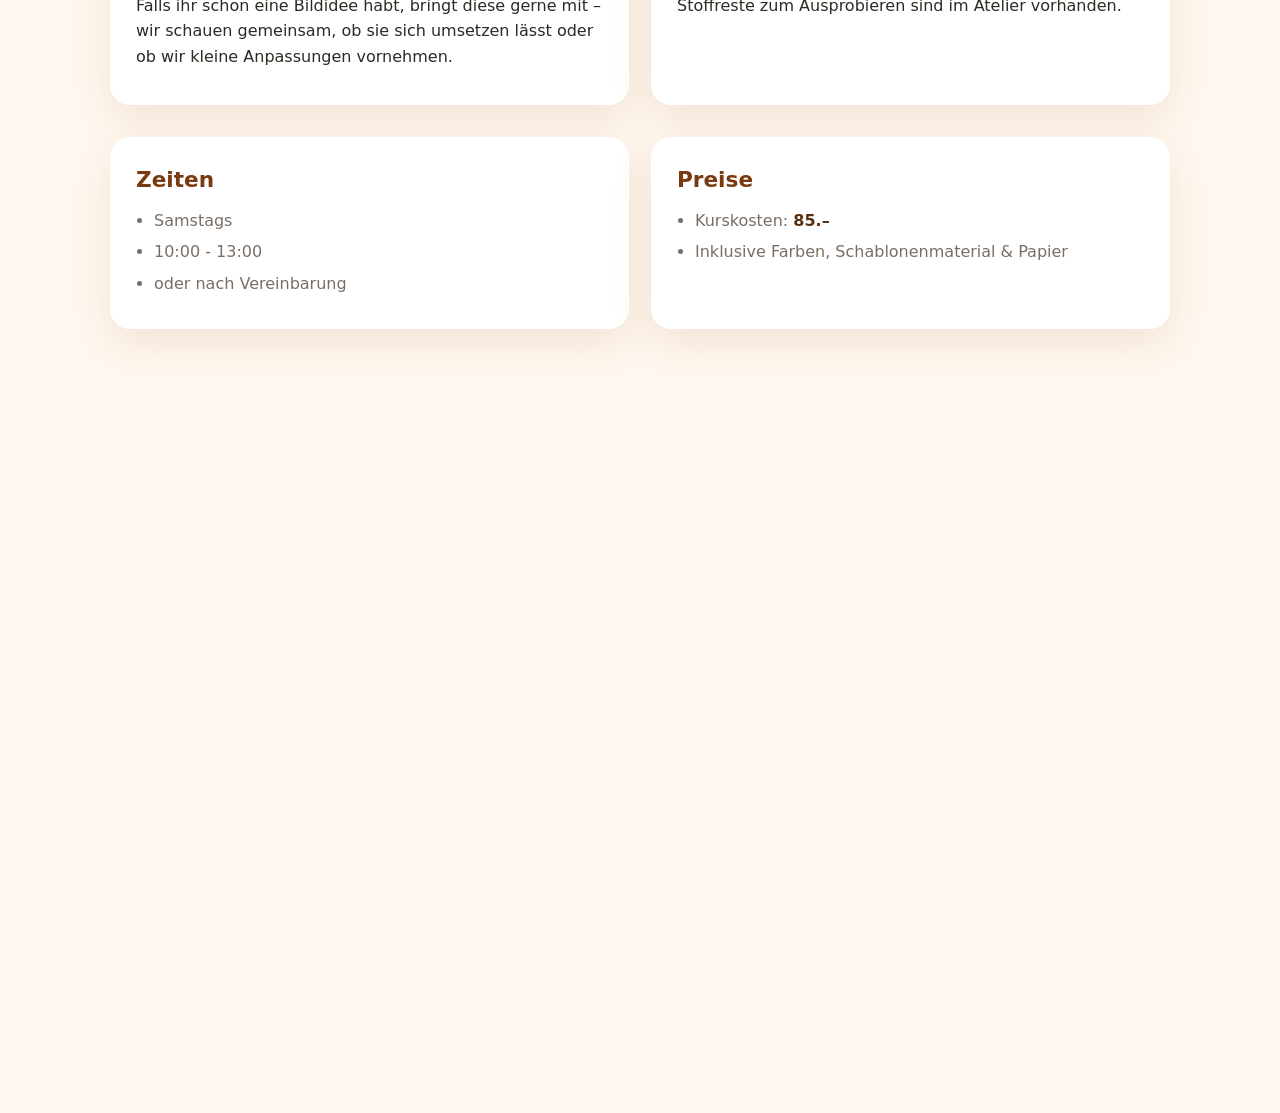
<file: workshop/siebdruck/index.html>
<!doctype html>
<html lang="de-CH">

<head>
  <meta charset="utf-8" />
  <meta name="viewport" content="width=device-width, initial-scale=1" />
  <title>Siebdruck – Workshops – Atelier Dufour</title>

  <link rel="stylesheet" href="index.css">
</head>

<body>

  <nav class="nav-modern">
    <ul>
      <li><a href="/">Home</a></li>
      <li><a href="/tonerde">Tonerde</a></li>
      <li><a href="/reconvilier">Reconvilier</a></li>
      <li><a href="/schaufenster">Schaufenster</a></li>
      <li class="dropdown">
        <a href="/workshops">Workshops</a>
        <div class="dropdown-content">
          <a href="/workshop/schoggi-giessen">Schoggi giessen</a>
          <a href="/workshop/pappmache">Pappmaché</a>
          <a href="/workshop/siebdruck" aria-current="page">Siebdruck</a>
          <a href="/workshop/offenes-atelier">Offenes Atelier</a>
        </div>
      </li>
      <li><a href="/ueber-mich">Über mich</a></li>
      <li><a href="/kontakt">Kontakt</a></li>
    </ul>
  </nav>

  <section class="hero">
    <div class="hero-inner">
      <div class="container">
        <div class="hero-card">
          <h1>Siebdruck</h1>
        </div>
      </div>
    </div>
  </section>

  <main>
    <div class="container">

      <section>
        <div class="grid">
          <div class="card">
            <h2>Über den Workshop</h2>
            <p>
              In diesem Workshop schneiden wir unsere eigenen Schablonen – entweder mit dem <strong>Schneideplotter</strong> oder ganz klassisch <strong>von Hand</strong>.
              Das Besondere: Wir belichten keine Siebe – diese Technik könnt ihr daher problemlos auch zu Hause anwenden.
            </p>
            <p>
              Der Workshop eignet sich für alle <strong>ab 8 Jahren</strong>.
            </p>
          </div>

          <div class="card">
            <h2>Lehrplan 21</h2>
            <ul>
              <li><strong>BG.2.C.1 & BG.2.D.1:</strong> Druckgrafische Verfahren und Schablonentechnik erproben.</li>
              <li><strong>MA.3.C.1:</strong> Geometrische Kompositionen; Umgang mit digitaler Schneidetechnik.</li>
              <li><strong>D.3.B.1:</strong> Fachbegriffe zum Plottverfahren korrekt anwenden; Anleitungen verstehen.</li>
              <li><strong>NMG.6.3:</strong> Produktionsprozesse verstehen; handwerkliche Herstellung von Gütern.</li>
              <li><strong>MI.1.3:</strong> Gestaltung und Layout von Motiven am Computer/Tablet erproben.</li>
              <li><strong>BO.1.1:</strong> Einblick in moderne Druck- und Schneidetechniken.</li>
              <li><strong>SOZ:</strong> Gemeinsame Nutzung der Geräte; Rücksichtnahme im Atelier.</li>
              <li><strong>MET:</strong> Planung technischer Abläufe; Problemlösung beim Schablonendruck.</li>
            </ul>
          </div>
        </div>
      </section>

      <section>
        <div class="grid">
          <div class="card">
            <h2>Was erwartet euch?</h2>
            <p>
              Wir stellen unser eigenes Sieb her, welches ihr nach dem Workshop mit nach Hause nehmen könnt. 
              Anschliessend bedrucken wir damit Papier und Textilien.
            </p>
            <p>
              Falls ihr schon eine Bildidee habt, bringt diese gerne mit – wir schauen gemeinsam, ob sie sich umsetzen lässt oder ob wir kleine Anpassungen vornehmen.
            </p>
          </div>

          <div class="card">
            <h2>Material & Mitbringen</h2>
            <p>
              Bitte bringt ein <strong>helles T-Shirt</strong> mit, auf welches ihr euer Motiv drucken möchtet.
              Stofftaschen oder Kissenbezüge eignen sich ebenfalls hervorragend.
            </p>
            <p>
              Stoffreste zum Ausprobieren sind im Atelier vorhanden.
            </p>
          </div>
        </div>
      </section>


      <section>
        <div class="grid">
          <div class="card">
            <h2>Zeiten</h2>
            <ul>
              <li>Samstags</li>
              <li>10:00 - 13:00</li>
              <li>oder nach Vereinbarung</li>
            </ul>
          </div>

          <div class="card">
            <h2>Preise</h2>
            <ul>
              <li>Kurskosten: <strong>85.–</strong></li>
              <li>Inklusive Farben, Schablonenmaterial & Papier</li>
            </ul>
          </div>
        </div>
      </section>

      <section class="form-wrap">
        <iframe class="form-iframe"
          src="https://docs.google.com/forms/d/e/1FAIpQLSdwm84n-B-Q4NhIgZeLo6riltcLAHU8U71MRRBwaNu3D3O9Jg/viewform?embedded=true"
          width="100%" height="1549" frameborder="0" marginheight="0" marginwidth="0">Wird geladen…</iframe>
      </section>

    </div>
  </main>

</body>

</html>
</file>
<file: kontakt/index.css>
:root {
  --bg: #f5f5f5;
  --fg: #222;
  --accent: #0066cc;
  --dark: #111;
  --radius: 12px;
}

body {
  margin: 0;
  font-family: system-ui, -apple-system, BlinkMacSystemFont, Arial, sans-serif;
  background: var(--bg);
  color: var(--fg);
  display: flex;
  flex-direction: column;
  align-items: center;
  padding: 16px;
}

.nav-modern {
  width: 100%;
  max-width: 900px;
  background: #333;
  color: #fff;
  overflow: visible;
  border-radius: 14px;
  margin-bottom: 24px;
}

.nav-modern ul {
  list-style: none;
  padding: 0;
  margin: 0;
  display: flex;
  flex-wrap: wrap;
}

.nav-modern li {
  position: relative;
}

.nav-modern a {
  color: #fff;
  text-decoration: none;
  padding: 12px 15px;
  display: block;
  text-align: center;
  white-space: nowrap;
}

.nav-modern a:hover {
  background: #666;
  text-decoration: none;
}

.nav-modern .dropdown-content {
  display: none;
  position: absolute;
  background-color: #333;
  min-width: 160px;
  box-shadow: 0px 8px 16px 0px rgba(0,0,0,0.2);
  z-index: 1000;
  border-radius: 0 0 14px 14px;
  top: 100%;
  left: 0;
}

.nav-modern li:hover .dropdown-content {
  display: block;
}

.nav-modern .dropdown-content a {
  padding: 12px 15px;
  text-align: left;
  white-space: nowrap;
}

.nav-modern .dropdown-content a:hover {
  background-color: #666;
}

@media (max-width: 600px) {
  .nav-modern .dropdown-content {
    position: static;
    box-shadow: none;
    border-radius: 0;
  }
}

main {
  width: 100%;
  max-width: 900px;
  background: #fff;
  border-radius: var(--radius);
  box-shadow: 0 10px 30px rgba(0, 0, 0, .08);
  padding: 32px;
  box-sizing: border-box;
}

h1 {
  margin: 0 0 24px;
  font-size: 2rem;
}

.content-wrapper {
  display: flex;
  flex-direction: column;
  gap: 36px;
}

@media (min-width: 768px) {
  .content-wrapper {
    flex-direction: row;
    align-items: flex-start;
  }

  address {
    flex: 1;
    min-width: 280px;
  }

  .map {
    flex: 1.5;
    margin-top: 0 !important;
  }
}

address {
  font-style: normal;
  line-height: 1.6;
  font-size: 1.05rem;
}

address p {
  margin: 12px 0;
}

a {
  color: var(--accent);
  text-decoration: none;
  font-weight: 600;
}

a:hover {
  text-decoration: underline;
}

.nav-button {
  display: inline-block;
  margin-top: 24px;
  padding: 14px 22px;
  border-radius: var(--radius);
  background: var(--dark);
  color: #fff;
  font-weight: 700;
  letter-spacing: .3px;
  transition: transform .15s ease, box-shadow .15s ease;
  text-align: center;
}

.nav-button:hover {
  transform: translateY(-2px);
  box-shadow: 0 8px 18px rgba(0, 0, 0, .25);
}

.map {
  border-radius: var(--radius);
  overflow: hidden;
}

.map iframe {
  width: 100%;
  height: 360px;
  border: 0;
  display: block;
}

@media (max-width: 600px) {
  body {
    padding: 12px;
  }

  main {
    padding: 24px 16px;
    box-shadow: 0 4px 15px rgba(0, 0, 0, .05);
  }

  h1 {
    font-size: 1.6rem;
  }

  .nav-button {
    display: block;
    width: 100%;
    box-sizing: border-box;
  }

  .map iframe {
    height: 300px;
  }

  .nav-modern {
    border-radius: 12px;
    margin-bottom: 16px;
  }
}
</file>
<file: tonerde/index.css>
:root {
  --bg: #eef3ff;
  --card: #ffffff;
  --text: #2b2e44;
  --muted: #5c638a;
  --accent1: #cfd9ff;
  --accent2: #e6d9ff;
  --shadow: 0 14px 40px rgba(90, 80, 160, .18);
  --radius: 20px;
  --max: 1100px;
}

* {
  box-sizing: border-box;
}

body {
  margin: 0;
  font-family: system-ui, -apple-system, Segoe UI, Roboto, Arial, sans-serif;
  background:
    radial-gradient(1200px 600px at 10% -10%, var(--accent2), transparent 60%),
    radial-gradient(900px 500px at 90% 0%, var(--accent1), transparent 55%),
    var(--bg);
  color: var(--text);
  line-height: 1.6;
}

.nav-modern {
  width: 100%;
  background: #333;
  color: #fff;
  overflow: visible;
  border-radius: 14px;
  margin-bottom: 16px;
}

.nav-modern ul {
  list-style: none;
  padding: 0;
  margin: 0;
  display: flex;
  flex-wrap: wrap;
}

.nav-modern li {
  position: relative;
}

.nav-modern a {
  color: #fff;
  text-decoration: none;
  padding: 12px 15px;
  display: block;
  line-height: normal;
  text-align: center;
  white-space: nowrap;
}

.nav-modern a:hover {
  background: #666;
  text-decoration: none;
}

.nav-modern .dropdown-content {
  display: none;
  position: absolute;
  background-color: #333;
  min-width: 160px;
  box-shadow: 0px 8px 16px 0px rgba(0,0,0,0.2);
  z-index: 1000;
  border-radius: 0 0 14px 14px;
  top: 100%;
  left: 0;
}

.nav-modern li:hover .dropdown-content {
  display: block;
}

.nav-modern .dropdown-content a {
  padding: 12px 15px;
  text-align: left;
  white-space: nowrap;
}

.nav-modern .dropdown-content a:hover {
  background-color: #666;
}

@media (max-width: 600px) {
  .nav-modern .dropdown-content {
    position: static;
    box-shadow: none;
    border-radius: 0;
  }
}

.container {
  max-width: var(--max);
  margin: 0 auto;
  padding: 0 20px;
}

.hero {
  min-height: 60vh;
  display: flex;
  align-items: flex-end;
  background:
    linear-gradient(180deg, rgba(255, 255, 255, .15), rgba(238, 243, 255, .95)),
    url("http://atelierdufour.ch/assets/atelierdufour/img/1.png");
  background-size: cover;
  background-position: center;
}

.hero-inner {
  width: 100%;
  padding: 600px 0 0;
}

.hero-card {
  width: 100%;
  background: rgba(255, 255, 255, .86);
  backdrop-filter: blur(6px);
  border-radius: var(--radius);
  box-shadow: var(--shadow);
  padding: 26px;
}

h1 {
  margin: 0;
  font-size: 2.4rem;
  line-height: 1.15;
  color: #2a2d55;
}

main {
  padding: 50px 0 80px;
}

section {
  margin-bottom: 32px;
}

.card {
  background: var(--card);
  border-radius: var(--radius);
  box-shadow: var(--shadow);
  padding: 26px;
}

h2 {
  margin: 0 0 10px;
  font-size: 1.35rem;
  color: #343a7a;
}

.grid {
  display: grid;
  grid-template-columns: 1fr 1fr;
  gap: 22px;
}

p {
  margin: 0 0 10px;
}

ul {
  padding-left: 18px;
  margin: 10px 0 0;
  color: var(--muted);
}

li {
  margin: 6px 0;
}

strong {
  color: #2f3470;
}

.form-wrap {
  overflow: hidden;
  border-radius: 16px;
  padding-bottom: 40px;
}

.form-iframe {
  width: 100%;
  height: 2350px;
  border: 0;
  display: block;
}

@media (max-width: 900px) {
  .grid {
    grid-template-columns: 1fr;
  }
}
</file>
<file: workshops/index.css>
:root {
  --bg: #fff8f0;
  --card: #ffffff;
  --text: #2e2a24;
  --muted: #7a6e64;
  --accent1: #fde8cc;
  --accent2: #fcd5b4;
  --shadow: 0 14px 40px rgba(160, 100, 40, .14);
  --radius: 20px;
  --max: 1100px;
}

* { box-sizing: border-box; }

body {
  margin: 0;
  font-family: system-ui, -apple-system, Segoe UI, Roboto, Arial, sans-serif;
  background:
    radial-gradient(1200px 600px at 10% -10%, var(--accent2), transparent 60%),
    radial-gradient(900px 500px at 90% 0%, var(--accent1), transparent 55%),
    var(--bg);
  color: var(--text);
  line-height: 1.6;
}

.nav-modern {
  width: 100%;
  background: #333;
  color: #fff;
  overflow: visible;
  border-radius: 14px;
  margin-bottom: 16px;
}

.nav-modern ul {
  list-style: none;
  padding: 0;
  margin: 0;
  display: flex;
  flex-wrap: wrap;
}

.nav-modern li {
  position: relative;
}

.nav-modern a {
  color: #fff;
  text-decoration: none;
  padding: 12px 15px;
  display: block;
  line-height: normal;
  text-align: center;
  white-space: nowrap;
}

.nav-modern a:hover { background: #666; }

.nav-modern .dropdown-content {
  display: none;
  position: absolute;
  background-color: #333;
  min-width: 160px;
  box-shadow: 0px 8px 16px 0px rgba(0,0,0,0.2);
  z-index: 1000;
  border-radius: 0 0 14px 14px;
  top: 100%;
  left: 0;
}

.nav-modern li:hover .dropdown-content { display: block; }

.nav-modern .dropdown-content a {
  padding: 12px 15px;
  text-align: left;
  white-space: nowrap;
}

.nav-modern .dropdown-content a:hover { background-color: #666; }

@media (max-width: 600px) {
  .nav-modern .dropdown-content {
    position: static;
    box-shadow: none;
    border-radius: 0;
  }
}

.container {
  max-width: var(--max);
  margin: 0 auto;
  padding: 0 20px;
}

.hero {
  min-height: 60vh;
  display: flex;
  align-items: flex-end;
  background:
    linear-gradient(180deg, rgba(255,255,255,.15), rgba(255,248,240,.95)),
    url("http://atelierdufour.ch/assets/atelierdufour/img/3.png");
  background-size: cover;
  background-position: center;
}

.hero-inner { width: 100%; padding: 600px 0 0; }

.hero-card {
  width: 100%;
  background: rgba(255, 255, 255, .86);
  backdrop-filter: blur(6px);
  border-radius: var(--radius);
  box-shadow: var(--shadow);
  padding: 26px;
}

h1 {
  margin: 0;
  font-size: 2.4rem;
  line-height: 1.15;
  color: #5a3010;
}

main { padding: 50px 0 80px; }
section { margin-bottom: 32px; }

.card {
  background: var(--card);
  border-radius: var(--radius);
  box-shadow: var(--shadow);
  padding: 26px;
}

h2 {
  margin: 0 0 10px;
  font-size: 1.35rem;
  color: #7a3a10;
}

.grid {
  display: grid;
  grid-template-columns: 1fr 1fr;
  gap: 22px;
}

.workshop-grid {
  display: grid;
  grid-template-columns: repeat(auto-fit, minmax(220px, 1fr));
  gap: 22px;
}

.workshop-card {
  background: var(--card);
  border-radius: var(--radius);
  box-shadow: var(--shadow);
  padding: 26px;
  text-decoration: none;
  color: var(--text);
  display: block;
  transition: transform 0.2s ease, box-shadow 0.2s ease;
}

.workshop-card:hover {
  transform: translateY(-4px);
  box-shadow: 0 20px 50px rgba(160, 100, 40, .22);
}

.workshop-card h2 { margin-bottom: 8px; }
.workshop-card p { margin: 0; color: var(--muted); font-size: 0.95rem; }

p { margin: 0 0 10px; }
ul { padding-left: 18px; margin: 10px 0 0; color: var(--muted); }
li { margin: 6px 0; }
strong { color: #5a3010; }

@media (max-width: 900px) {
  .grid { grid-template-columns: 1fr; }
}
</file>
<file: workshop/offenes-atelier/index.css>
:root {
  --bg: #fff8f0;
  --card: #ffffff;
  --text: #2e2a24;
  --muted: #7a6e64;
  --accent1: #fde8cc;
  --accent2: #fcd5b4;
  --shadow: 0 14px 40px rgba(160, 100, 40, .14);
  --radius: 20px;
  --max: 1100px;
}

* {
  box-sizing: border-box;
}

body {
  margin: 0;
  font-family: system-ui, -apple-system, Segoe UI, Roboto, Arial, sans-serif;
  background:
    radial-gradient(1200px 600px at 10% -10%, var(--accent2), transparent 60%),
    radial-gradient(900px 500px at 90% 0%, var(--accent1), transparent 55%),
    var(--bg);
  color: var(--text);
  line-height: 1.6;
}

.nav-modern {
  width: 100%;
  background: #333;
  color: #fff;
  overflow: visible;
  border-radius: 14px;
  margin-bottom: 16px;
}

.nav-modern ul {
  list-style: none;
  padding: 0;
  margin: 0;
  display: flex;
  flex-wrap: wrap;
}

.nav-modern li {
  position: relative;
}

.nav-modern a {
  color: #fff;
  text-decoration: none;
  padding: 12px 15px;
  display: block;
  line-height: normal;
  text-align: center;
  white-space: nowrap;
}

.nav-modern a:hover {
  background: #666;
}

.nav-modern .dropdown-content {
  display: none;
  position: absolute;
  background-color: #333;
  min-width: 160px;
  box-shadow: 0px 8px 16px 0px rgba(0, 0, 0, 0.2);
  z-index: 1000;
  border-radius: 0 0 14px 14px;
  top: 100%;
  left: 0;
}

.nav-modern li:hover .dropdown-content {
  display: block;
}

.nav-modern .dropdown-content a {
  padding: 12px 15px;
  text-align: left;
  white-space: nowrap;
}

.nav-modern .dropdown-content a:hover {
  background-color: #666;
}

@media (max-width: 600px) {
  .nav-modern .dropdown-content {
    position: static;
    box-shadow: none;
    border-radius: 0;
  }
}

.container {
  max-width: var(--max);
  margin: 0 auto;
  padding: 0 20px;
}

.hero {
  min-height: 60vh;
  display: flex;
  align-items: flex-end;
  background:
    linear-gradient(180deg, rgba(255, 255, 255, .15), rgba(255, 248, 240, .95)),
    url("http://atelierdufour.ch/assets/atelierdufour/img/5.png");
  background-size: cover;
  background-position: center;
}

.hero-inner {
  width: 100%;
  padding: 600px 0 0;
}

.hero-card {
  width: 100%;
  background: rgba(255, 255, 255, .86);
  backdrop-filter: blur(6px);
  border-radius: var(--radius);
  box-shadow: var(--shadow);
  padding: 26px;
}

h1 {
  margin: 0;
  font-size: 2.4rem;
  line-height: 1.15;
  color: #5a3010;
}

main {
  padding: 50px 0 80px;
}

section {
  margin-bottom: 32px;
}

.card {
  background: var(--card);
  border-radius: var(--radius);
  box-shadow: var(--shadow);
  padding: 26px;
}

h2 {
  margin: 0 0 10px;
  font-size: 1.35rem;
  color: #7a3a10;
}

.grid {
  display: grid;
  grid-template-columns: 1fr 1fr;
  gap: 22px;
}

p {
  margin: 0 0 10px;
}

ul {
  padding-left: 18px;
  margin: 10px 0 0;
  color: var(--muted);
}

li {
  margin: 6px 0;
}

strong {
  color: #5a3010;
}

@media (max-width: 900px) {
  .grid {
    grid-template-columns: 1fr;
  }
}

.form-wrap {
  overflow: hidden;
  border-radius: 16px;
  padding-bottom: 40px;
}

.form-iframe {
  width: 100%;
  height: 1549px;
  border: 0;
  display: block;
}
</file>
<file: workshop/pappmache/index.css>
:root {
  --bg: #fff8f0;
  --card: #ffffff;
  --text: #2e2a24;
  --muted: #7a6e64;
  --accent1: #fde8cc;
  --accent2: #fcd5b4;
  --shadow: 0 14px 40px rgba(160, 100, 40, .14);
  --radius: 20px;
  --max: 1100px;
}

* {
  box-sizing: border-box;
}

body {
  margin: 0;
  font-family: system-ui, -apple-system, Segoe UI, Roboto, Arial, sans-serif;
  background:
    radial-gradient(1200px 600px at 10% -10%, var(--accent2), transparent 60%),
    radial-gradient(900px 500px at 90% 0%, var(--accent1), transparent 55%),
    var(--bg);
  color: var(--text);
  line-height: 1.6;
}

.nav-modern {
  width: 100%;
  background: #333;
  color: #fff;
  overflow: visible;
  border-radius: 14px;
  margin-bottom: 16px;
}

.nav-modern ul {
  list-style: none;
  padding: 0;
  margin: 0;
  display: flex;
  flex-wrap: wrap;
}

.nav-modern li {
  position: relative;
}

.nav-modern a {
  color: #fff;
  text-decoration: none;
  padding: 12px 15px;
  display: block;
  line-height: normal;
  text-align: center;
  white-space: nowrap;
}

.nav-modern a:hover {
  background: #666;
}

.nav-modern .dropdown-content {
  display: none;
  position: absolute;
  background-color: #333;
  min-width: 160px;
  box-shadow: 0px 8px 16px 0px rgba(0, 0, 0, 0.2);
  z-index: 1000;
  border-radius: 0 0 14px 14px;
  top: 100%;
  left: 0;
}

.nav-modern li:hover .dropdown-content {
  display: block;
}

.nav-modern .dropdown-content a {
  padding: 12px 15px;
  text-align: left;
  white-space: nowrap;
}

.nav-modern .dropdown-content a:hover {
  background-color: #666;
}

@media (max-width: 600px) {
  .nav-modern .dropdown-content {
    position: static;
    box-shadow: none;
    border-radius: 0;
  }
}

.container {
  max-width: var(--max);
  margin: 0 auto;
  padding: 0 20px;
}

.hero {
  min-height: 60vh;
  display: flex;
  align-items: flex-end;
  background:
    linear-gradient(180deg, rgba(255, 255, 255, .15), rgba(255, 248, 240, .95)),
    url("http://atelierdufour.ch/assets/atelierdufour/img/4.png");
  background-size: cover;
  background-position: center;
}

.hero-inner {
  width: 100%;
  padding: 600px 0 0;
}

.hero-card {
  width: 100%;
  background: rgba(255, 255, 255, .86);
  backdrop-filter: blur(6px);
  border-radius: var(--radius);
  box-shadow: var(--shadow);
  padding: 26px;
}

h1 {
  margin: 0;
  font-size: 2.4rem;
  line-height: 1.15;
  color: #5a3010;
}

main {
  padding: 50px 0 80px;
}

section {
  margin-bottom: 32px;
}

.card {
  background: var(--card);
  border-radius: var(--radius);
  box-shadow: var(--shadow);
  padding: 26px;
}

h2 {
  margin: 0 0 10px;
  font-size: 1.35rem;
  color: #7a3a10;
}

.grid {
  display: grid;
  grid-template-columns: 1fr 1fr;
  gap: 22px;
}

p {
  margin: 0 0 10px;
}

ul {
  padding-left: 18px;
  margin: 10px 0 0;
  color: var(--muted);
}

li {
  margin: 6px 0;
}

strong {
  color: #5a3010;
}

.form-wrap {
  overflow: hidden;
  border-radius: 16px;
  padding-bottom: 40px;
}

.form-iframe {
  width: 100%;
  height: 1617px;
  border: 0;
  display: block;
}

@media (max-width: 900px) {
  .grid {
    grid-template-columns: 1fr;
  }
}
</file>
<file: workshop/schoggi-giessen/index.css>
:root {
  --bg: #fff8f0;
  --card: #ffffff;
  --text: #2e2a24;
  --muted: #7a6e64;
  --accent1: #fde8cc;
  --accent2: #fcd5b4;
  --shadow: 0 14px 40px rgba(160, 100, 40, .14);
  --radius: 20px;
  --max: 1100px;
}

* {
  box-sizing: border-box;
}

body {
  margin: 0;
  font-family: system-ui, -apple-system, Segoe UI, Roboto, Arial, sans-serif;
  background:
    radial-gradient(1200px 600px at 10% -10%, var(--accent2), transparent 60%),
    radial-gradient(900px 500px at 90% 0%, var(--accent1), transparent 55%),
    var(--bg);
  color: var(--text);
  line-height: 1.6;
}

.nav-modern {
  width: 100%;
  background: #333;
  color: #fff;
  overflow: visible;
  border-radius: 14px;
  margin-bottom: 16px;
}

.nav-modern ul {
  list-style: none;
  padding: 0;
  margin: 0;
  display: flex;
  flex-wrap: wrap;
}

.nav-modern li {
  position: relative;
}

.nav-modern a {
  color: #fff;
  text-decoration: none;
  padding: 12px 15px;
  display: block;
  line-height: normal;
  text-align: center;
  white-space: nowrap;
}

.nav-modern a:hover {
  background: #666;
}

.nav-modern .dropdown-content {
  display: none;
  position: absolute;
  background-color: #333;
  min-width: 160px;
  box-shadow: 0px 8px 16px 0px rgba(0, 0, 0, 0.2);
  z-index: 1000;
  border-radius: 0 0 14px 14px;
  top: 100%;
  left: 0;
}

.nav-modern li:hover .dropdown-content {
  display: block;
}

.nav-modern .dropdown-content a {
  padding: 12px 15px;
  text-align: left;
  white-space: nowrap;
}

.nav-modern .dropdown-content a:hover {
  background-color: #666;
}

@media (max-width: 600px) {
  .nav-modern .dropdown-content {
    position: static;
    box-shadow: none;
    border-radius: 0;
  }
}

.container {
  max-width: var(--max);
  margin: 0 auto;
  padding: 0 20px;
}

.hero {
  min-height: 60vh;
  display: flex;
  align-items: flex-end;
  background:
    linear-gradient(180deg, rgba(255, 255, 255, .15), rgba(255, 248, 240, .95)),
    url("http://atelierdufour.ch/assets/atelierdufour/img/2.png");
  background-size: cover;
  background-position: center;
}

.hero-inner {
  width: 100%;
  padding: 600px 0 0;
}

.hero-card {
  width: 100%;
  background: rgba(255, 255, 255, .86);
  backdrop-filter: blur(6px);
  border-radius: var(--radius);
  box-shadow: var(--shadow);
  padding: 26px;
}

h1 {
  margin: 0;
  font-size: 2.4rem;
  line-height: 1.15;
  color: #5a3010;
}

main {
  padding: 50px 0 80px;
}

section {
  margin-bottom: 32px;
}

.card {
  background: var(--card);
  border-radius: var(--radius);
  box-shadow: var(--shadow);
  padding: 26px;
}

h2 {
  margin: 0 0 10px;
  font-size: 1.35rem;
  color: #7a3a10;
}

.grid {
  display: grid;
  grid-template-columns: 1fr 1fr;
  gap: 22px;
}

p {
  margin: 0 0 10px;
}

ul {
  padding-left: 18px;
  margin: 10px 0 0;
  color: var(--muted);
}

li {
  margin: 6px 0;
}

strong {
  color: #5a3010;
}

.form-wrap {
  overflow: hidden;
  border-radius: 16px;
  padding-bottom: 40px;
}

.form-iframe {
  width: 100%;
  height: 600px;
  border: 0;
  display: block;
}

@media (max-width: 900px) {
  .grid {
    grid-template-columns: 1fr;
  }
}
</file>
<file: workshop/siebdruck/index.css>
:root {
  --bg: #fff8f0;
  --card: #ffffff;
  --text: #2e2a24;
  --muted: #7a6e64;
  --accent1: #fde8cc;
  --accent2: #fcd5b4;
  --shadow: 0 14px 40px rgba(160, 100, 40, .14);
  --radius: 20px;
  --max: 1100px;
}

* {
  box-sizing: border-box;
}

body {
  margin: 0;
  font-family: system-ui, -apple-system, Segoe UI, Roboto, Arial, sans-serif;
  background:
    radial-gradient(1200px 600px at 10% -10%, var(--accent2), transparent 60%),
    radial-gradient(900px 500px at 90% 0%, var(--accent1), transparent 55%),
    var(--bg);
  color: var(--text);
  line-height: 1.6;
}

.nav-modern {
  width: 100%;
  background: #333;
  color: #fff;
  overflow: visible;
  border-radius: 14px;
  margin-bottom: 16px;
}

.nav-modern ul {
  list-style: none;
  padding: 0;
  margin: 0;
  display: flex;
  flex-wrap: wrap;
}

.nav-modern li {
  position: relative;
}

.nav-modern a {
  color: #fff;
  text-decoration: none;
  padding: 12px 15px;
  display: block;
  line-height: normal;
  text-align: center;
  white-space: nowrap;
}

.nav-modern a:hover {
  background: #666;
}

.nav-modern .dropdown-content {
  display: none;
  position: absolute;
  background-color: #333;
  min-width: 160px;
  box-shadow: 0px 8px 16px 0px rgba(0, 0, 0, 0.2);
  z-index: 1000;
  border-radius: 0 0 14px 14px;
  top: 100%;
  left: 0;
}

.nav-modern li:hover .dropdown-content {
  display: block;
}

.nav-modern .dropdown-content a {
  padding: 12px 15px;
  text-align: left;
  white-space: nowrap;
}

.nav-modern .dropdown-content a:hover {
  background-color: #666;
}

@media (max-width: 600px) {
  .nav-modern .dropdown-content {
    position: static;
    box-shadow: none;
    border-radius: 0;
  }
}

.container {
  max-width: var(--max);
  margin: 0 auto;
  padding: 0 20px;
}

.hero {
  min-height: 60vh;
  display: flex;
  align-items: flex-end;
  background:
    linear-gradient(180deg, rgba(255, 255, 255, .15), rgba(255, 248, 240, .95)),
    url("http://atelierdufour.ch/assets/atelierdufour/img/6.png");
  background-size: cover;
  background-position: center;
}

.hero-inner {
  width: 100%;
  padding: 600px 0 0;
}

.hero-card {
  width: 100%;
  background: rgba(255, 255, 255, .86);
  backdrop-filter: blur(6px);
  border-radius: var(--radius);
  box-shadow: var(--shadow);
  padding: 26px;
}

h1 {
  margin: 0;
  font-size: 2.4rem;
  line-height: 1.15;
  color: #5a3010;
}

main {
  padding: 50px 0 80px;
}

section {
  margin-bottom: 32px;
}

.card {
  background: var(--card);
  border-radius: var(--radius);
  box-shadow: var(--shadow);
  padding: 26px;
}

h2 {
  margin: 0 0 10px;
  font-size: 1.35rem;
  color: #7a3a10;
}

.grid {
  display: grid;
  grid-template-columns: 1fr 1fr;
  gap: 22px;
}

p {
  margin: 0 0 10px;
}

ul {
  padding-left: 18px;
  margin: 10px 0 0;
  color: var(--muted);
}

li {
  margin: 6px 0;
}

strong {
  color: #5a3010;
}

.form-wrap {
  overflow: hidden;
  border-radius: 16px;
  padding-bottom: 40px;
}

.form-iframe {
  width: 100%;
  height: 600px;
  border: 0;
  display: block;
}

@media (max-width: 900px) {
  .grid {
    grid-template-columns: 1fr;
  }
}
</file>
